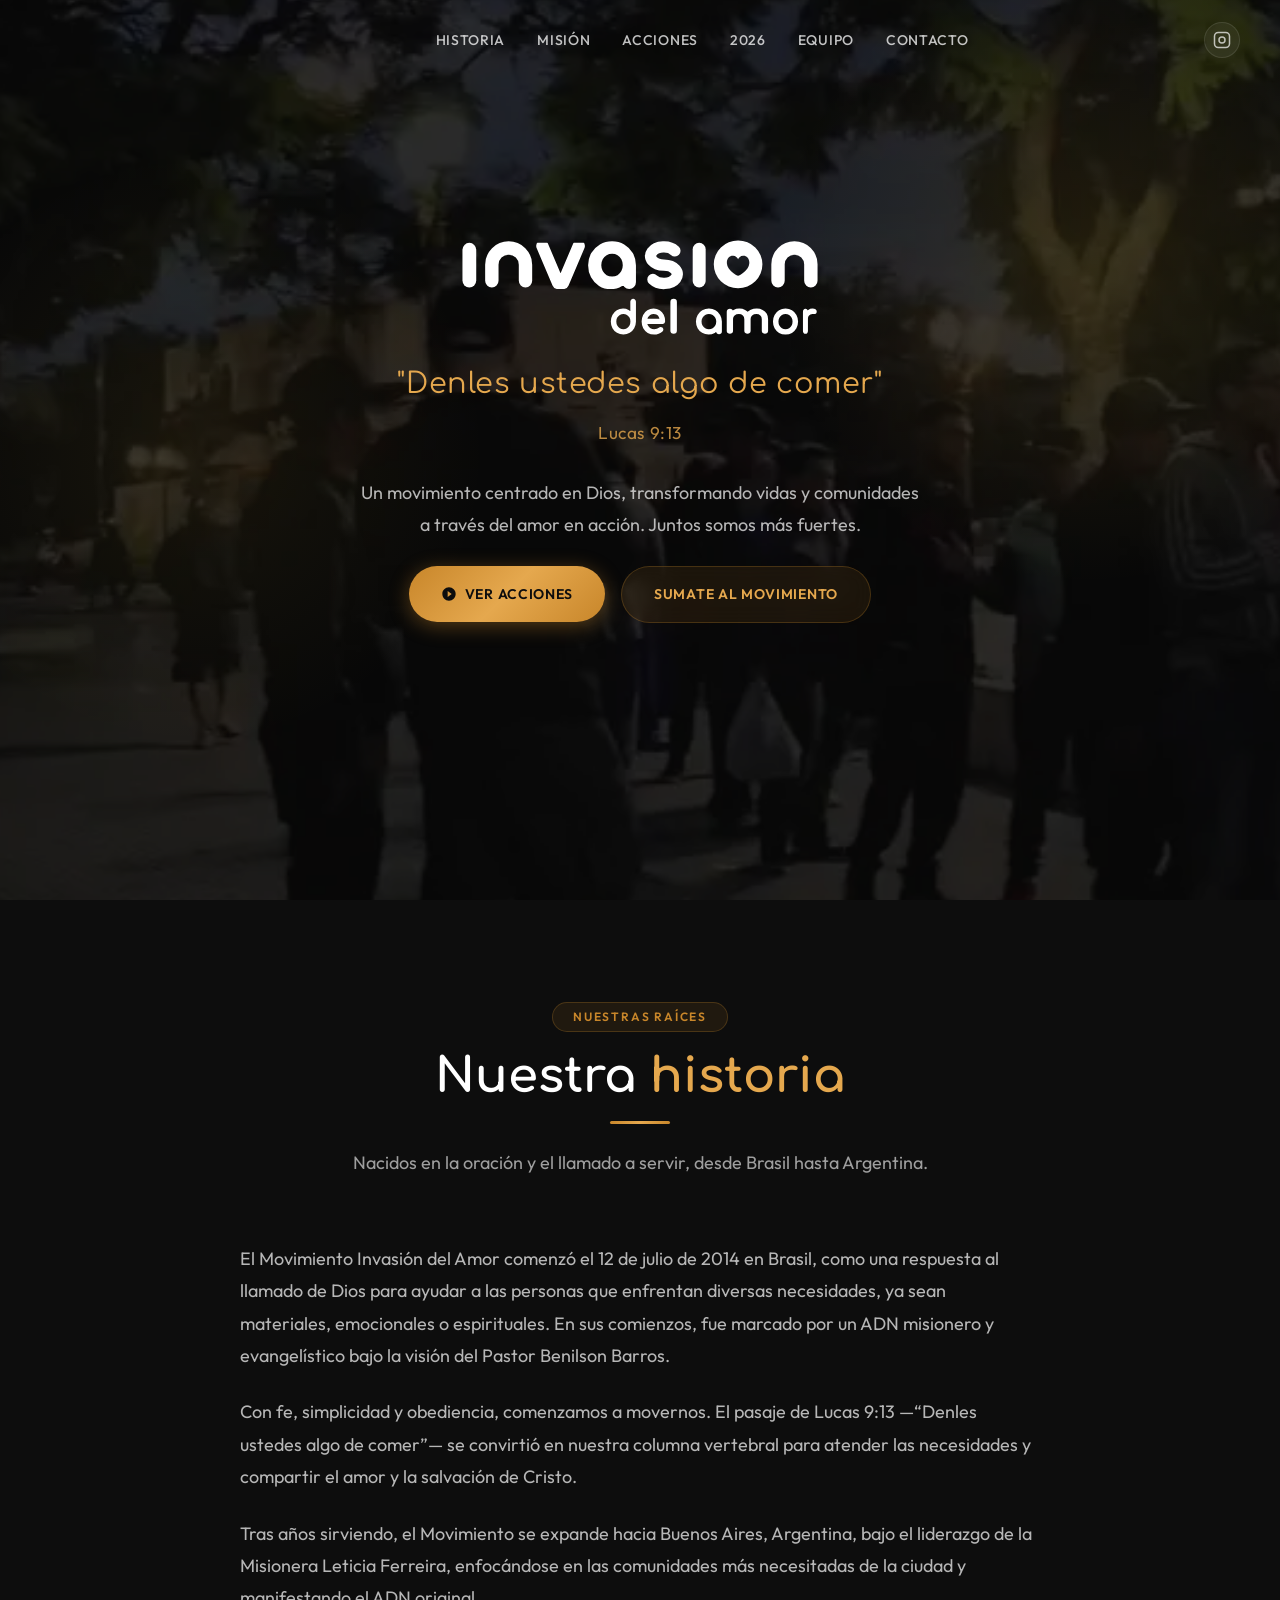
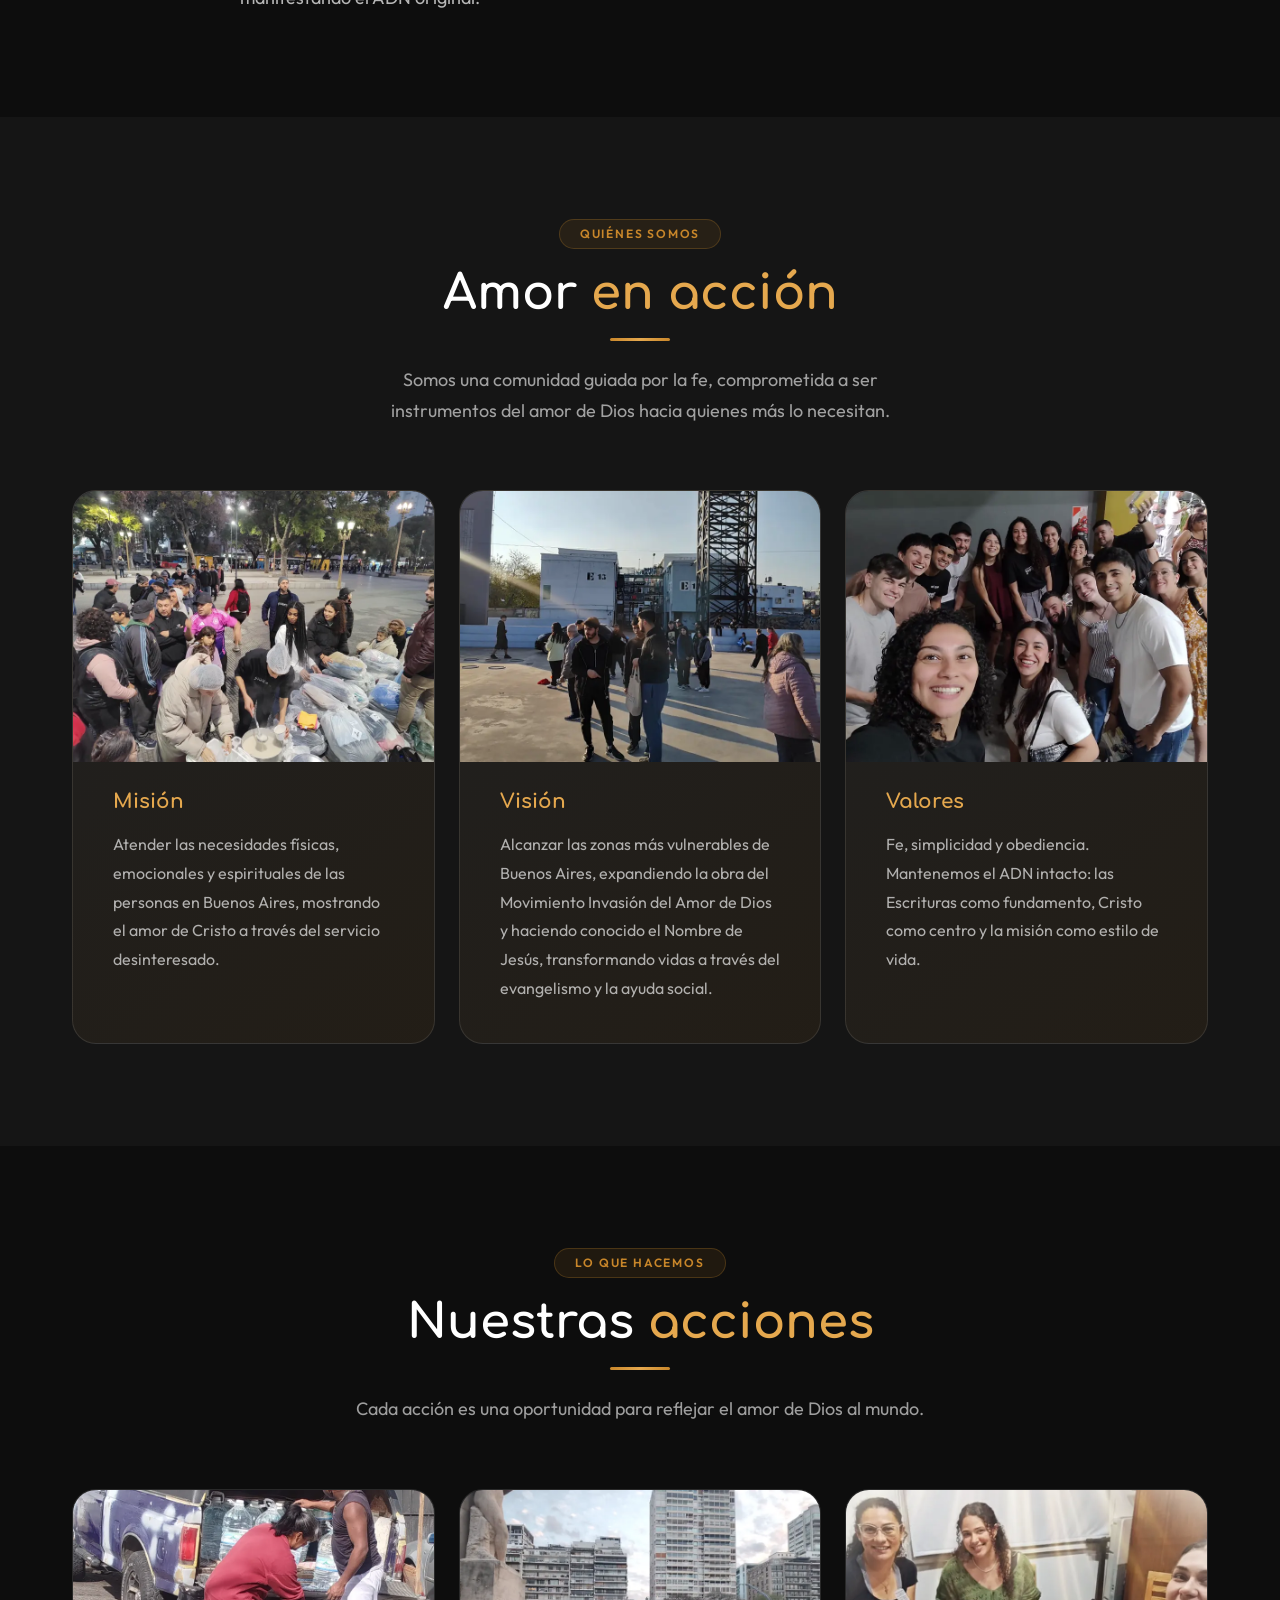
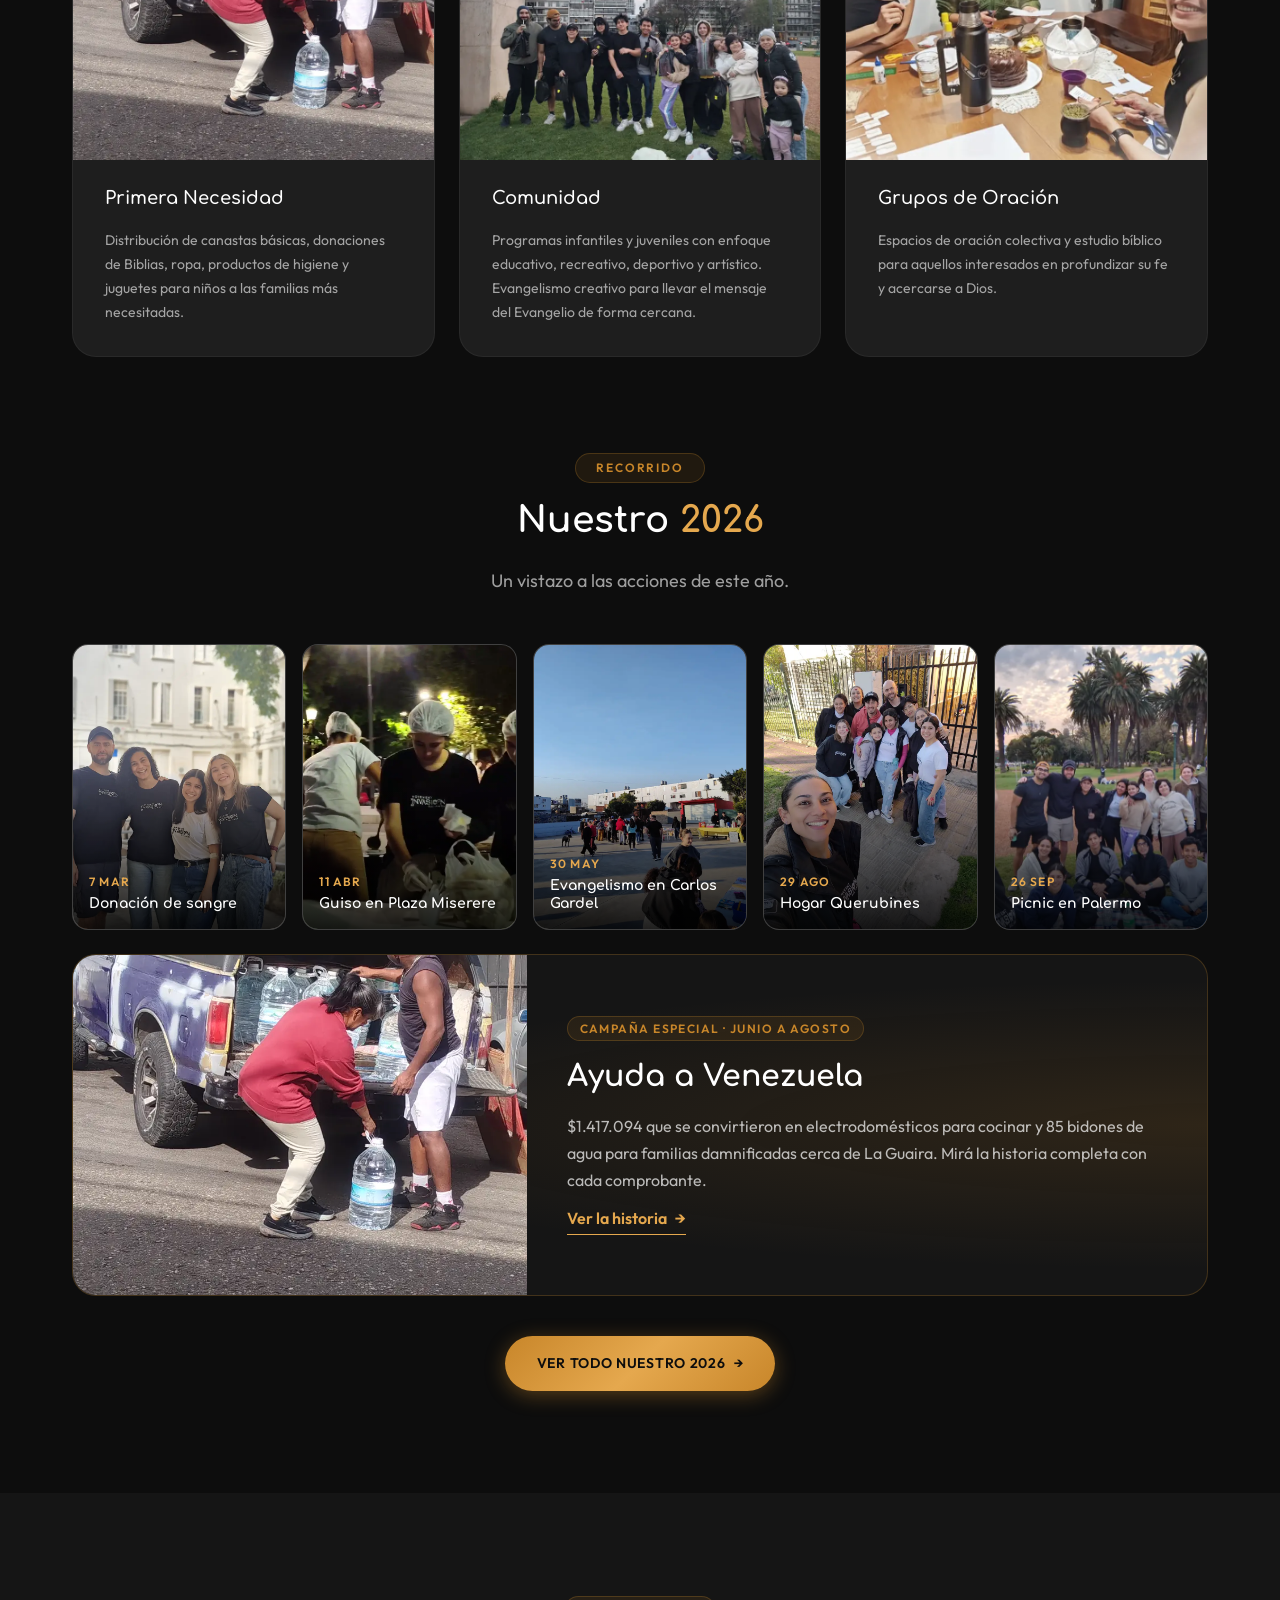
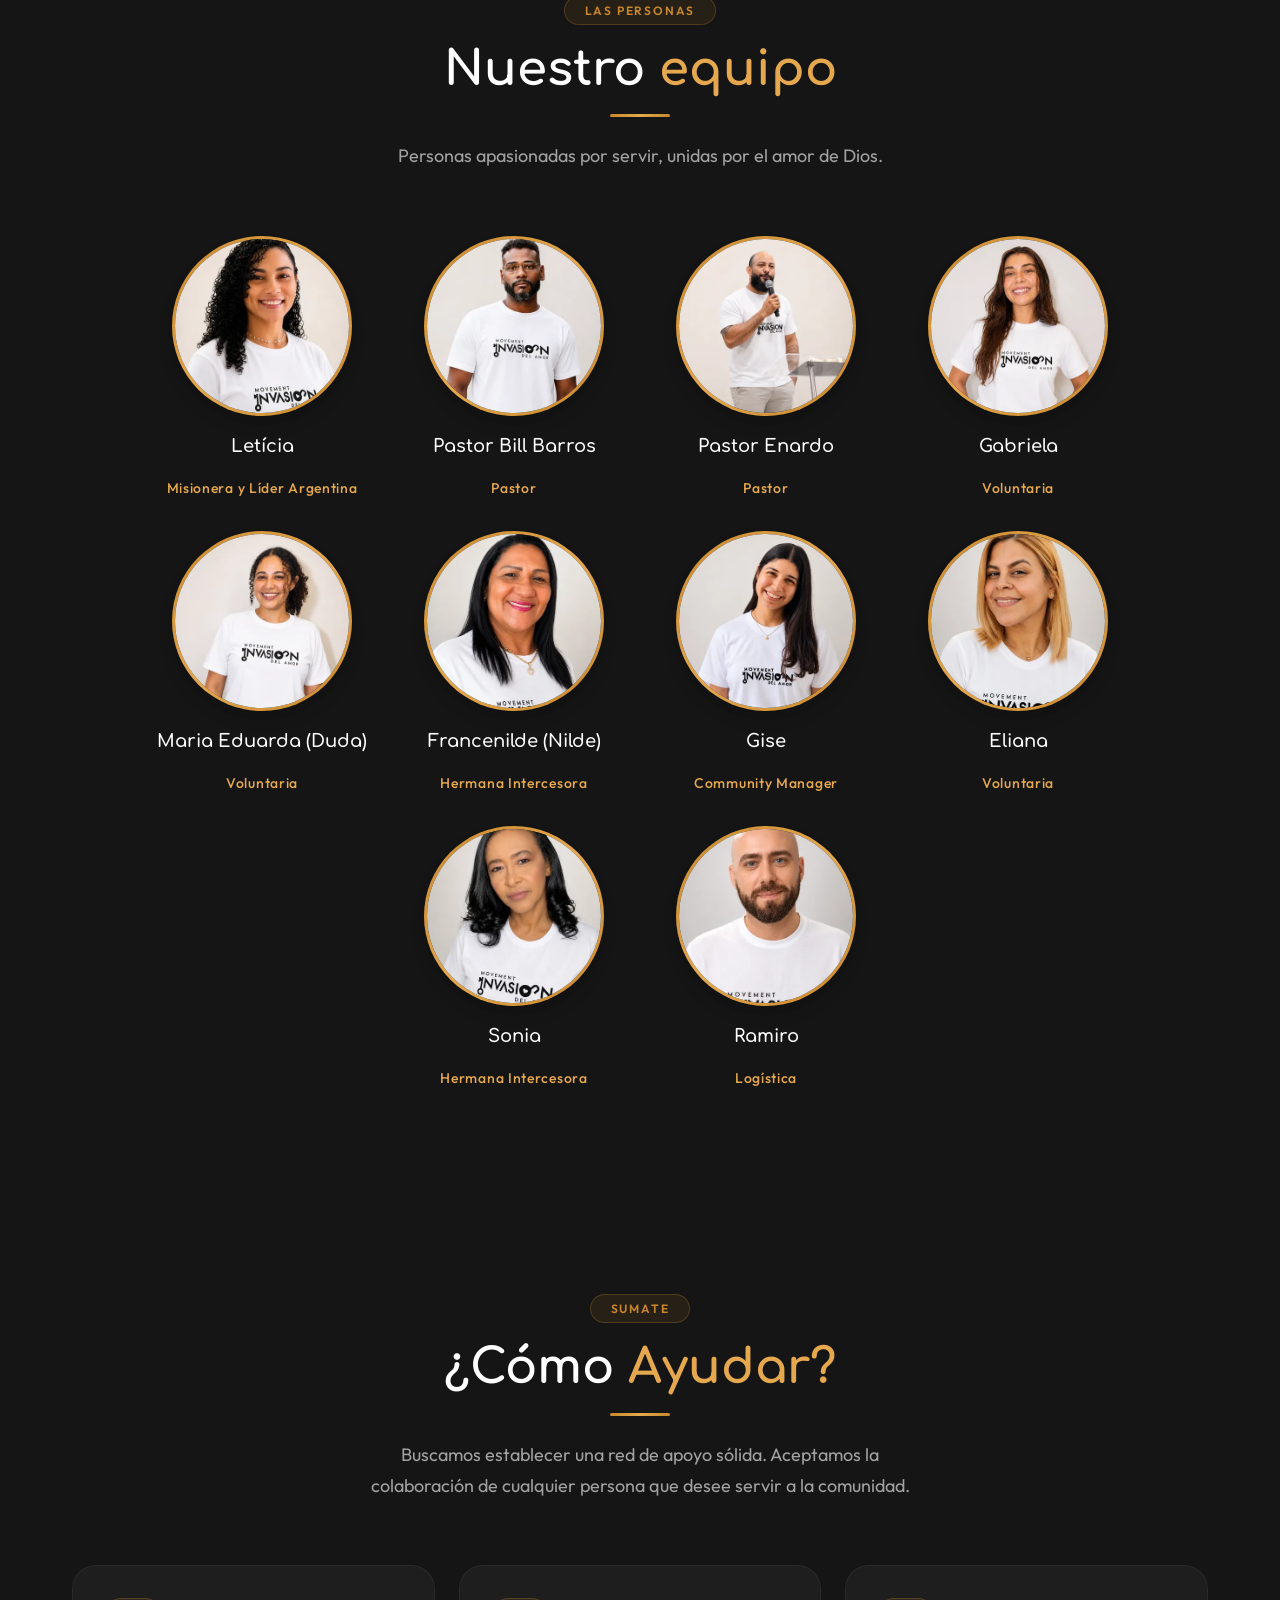
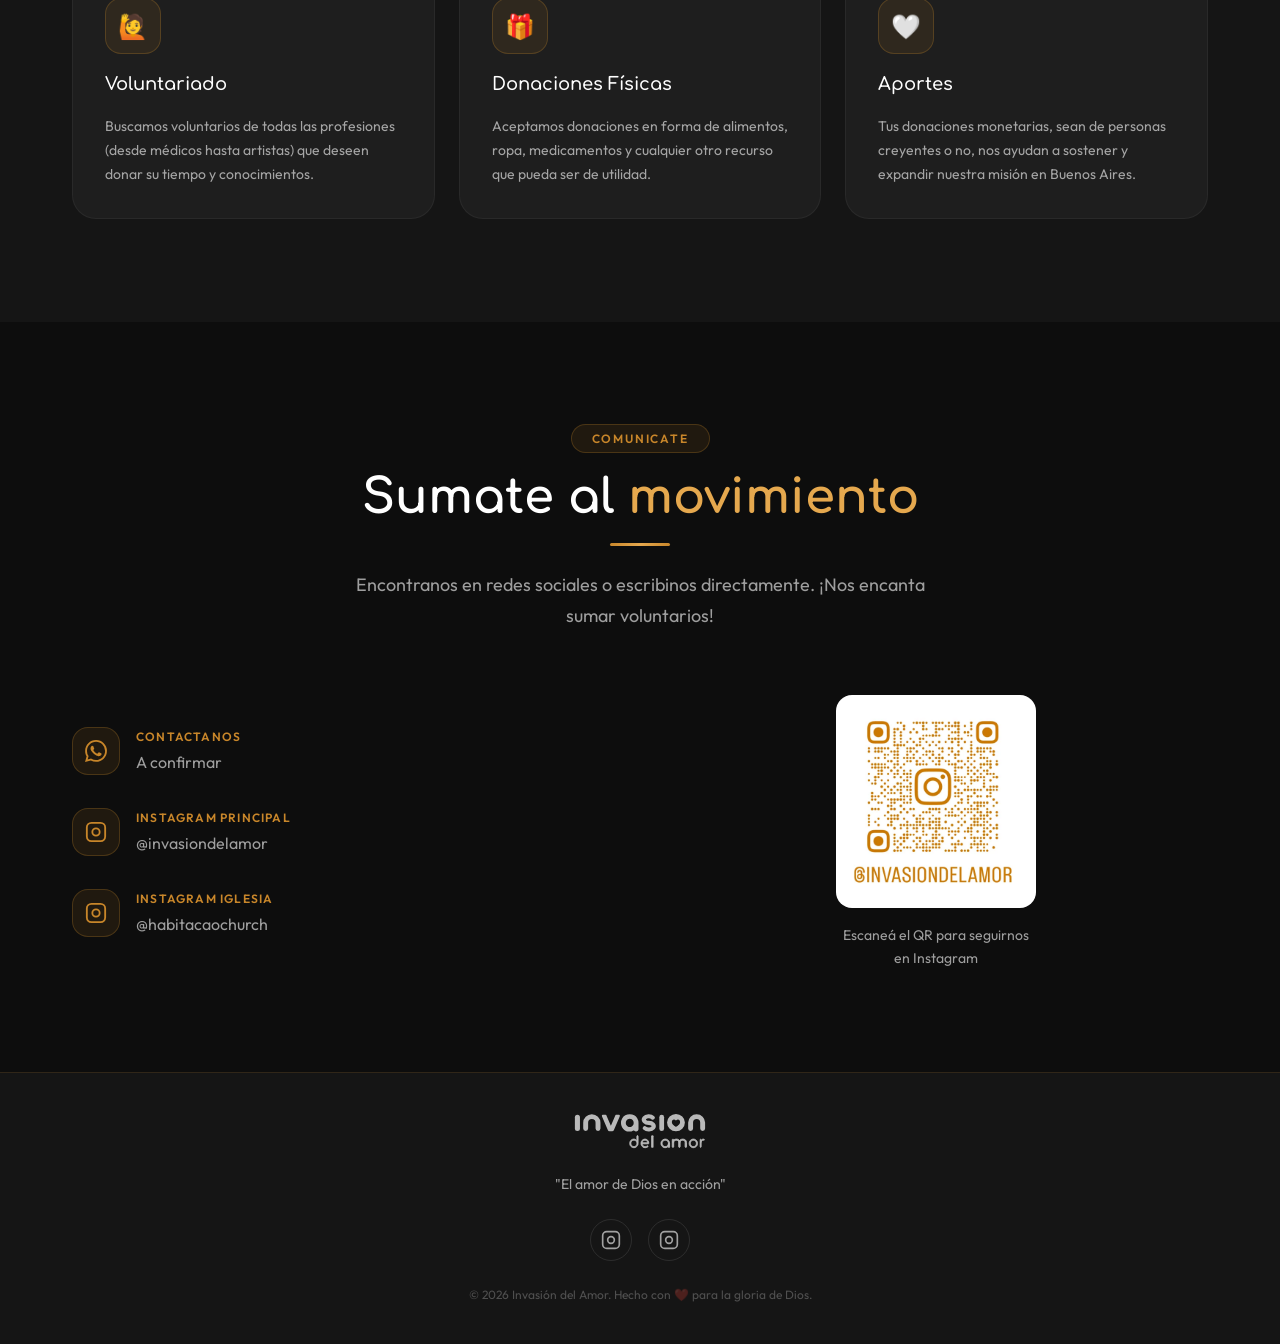
<file: src/index.html>
<!DOCTYPE html>
<html lang="es">
<head>
  <meta charset="UTF-8" />
  <meta name="viewport" content="width=device-width, initial-scale=1.0" />
  <title>Invasión del Amor — Transformando vidas desde el amor de Dios</title>
  <meta name="description" content="Invasión del Amor es un movimiento centrado en Dios dedicado a ayudar al prójimo y a los necesitados. Conocenos, sumate y sé parte del cambio." />
  <meta name="theme-color" content="#0D0D0D" />
  <meta property="og:title" content="Invasión del Amor" />
  <meta property="og:description" content="Transformando vidas desde el amor de Dios. Sumate al movimiento." />
  <meta property="og:type" content="website" />
  <meta property="og:locale" content="es_AR" />
  <!-- TODO: cuando haya dominio, usar URLs absolutas (https://dominio/...) en og:image y agregar og:url -->
  <meta property="og:image" content="assets/logos/og-image.jpg" />
  <meta name="twitter:card" content="summary_large_image" />

  <link rel="icon" href="assets/logos/favicon.png" />
  <link rel="apple-touch-icon" href="assets/logos/favicon.png" />

  <!-- Fonts -->
  <link rel="preconnect" href="https://fonts.googleapis.com" />
  <link rel="preconnect" href="https://fonts.gstatic.com" crossorigin />
  <link rel="stylesheet" href="https://fonts.googleapis.com/css2?family=Outfit:wght@300;400;500;600;700;800&family=Comfortaa:wght@500;700&display=swap" />

  <!-- Styles -->
  <link rel="stylesheet" href="styles/variables.css" />
  <link rel="stylesheet" href="styles/base.css" />
  <link rel="stylesheet" href="styles/components.css" />
</head>
<body>
  <a class="skip-link" href="#contenido">Saltar al contenido</a>

  <!-- ===== NAVBAR ===== -->
  <header class="navbar" id="navbar">
    <div class="navbar__inner">
      <a href="#inicio" class="navbar__logo">
        <img src="assets/logos/logo.svg" width="888" height="244" alt="Invasión del Amor — inicio" />
      </a>

      <nav class="navbar__links" id="nav-links" aria-label="Navegación principal">
        <a href="#historia">Historia</a>
        <a href="#mision">Misión</a>
        <a href="#acciones">Acciones</a>
        <a href="2026.html">2026</a>
        <a href="#equipo">Equipo</a>
        <a href="#contacto">Contacto</a>
      </nav>

      <div class="navbar__social">
        <a href="https://www.instagram.com/invasiondelamor" target="_blank" rel="noopener" aria-label="Instagram @invasiondelamor">
          <svg width="18" height="18" viewBox="0 0 24 24" fill="none" stroke="currentColor" stroke-width="2" stroke-linecap="round" stroke-linejoin="round"><rect x="2" y="2" width="20" height="20" rx="5" ry="5"/><circle cx="12" cy="12" r="4"/><circle cx="17.5" cy="6.5" r="0.01" fill="currentColor" stroke-width="3"/></svg>
        </a>
      </div>
      <button class="navbar__hamburger" id="hamburger" aria-label="Menú" aria-expanded="false" aria-controls="nav-links">
        <span></span><span></span><span></span>
      </button>
    </div>
  </header>

  <main id="contenido">
  <!-- ===== HERO ===== -->
  <section class="hero" id="inicio">
    <!-- El video se carga desde main.js (se omite con "reducir movimiento" o ahorro de datos); el poster se ve siempre -->
    <video muted loop playsinline preload="none" poster="assets/videos/poster.webp"
           class="hero__video" id="hero-video" aria-hidden="true"
           data-src="assets/videos/video_invasion.mp4"></video>
    <div class="hero__overlay"></div>
    <div class="hero__bg-pattern"></div>
    <div class="hero__content">
      <h1 class="hero__title">
        <img
          src="assets/logos/logo.svg" width="888" height="244"
          alt="Invasión del Amor"
          class="hero__logo reveal"
          fetchpriority="high"
        />
      </h1>
      <p class="hero__tagline reveal delay-1">
        "Denles ustedes algo de comer"<br><span class="hero__tagline-ref">Lucas 9:13</span>
      </p>
      <p class="hero__description reveal delay-2">
        Un movimiento centrado en Dios, transformando vidas y comunidades a través
        del amor en acción. Juntos somos más fuertes.
      </p>
      <div class="hero__cta reveal delay-3">
        <a href="#acciones" class="btn btn--gold">
          <svg width="16" height="16" viewBox="0 0 24 24" fill="currentColor"><path d="M12 2C6.48 2 2 6.48 2 12s4.48 10 10 10 10-4.48 10-10S17.52 2 12 2zm-2 14.5v-9l6 4.5-6 4.5z"/></svg>
          Ver acciones
        </a>
        <a href="#contacto" class="btn btn--ghost">
          Sumate al movimiento
        </a>
      </div>
    </div>
    <div class="hero__scroll-hint" aria-hidden="true">Scroll</div>
  </section>

  <!-- ===== HISTORIA ===== -->
  <section class="history section" id="historia">
    <div class="container">
      <div class="section-header reveal">
        <span class="section-header__label">Nuestras raíces</span>
        <h2 class="section-header__title">Nuestra <span>historia</span></h2>
        <div class="gold-divider"></div>
        <p class="section-header__subtitle">
          Nacidos en la oración y el llamado a servir, desde Brasil hasta Argentina.
        </p>
      </div>
      <div class="history__text">
        <p class="reveal delay-1">El Movimiento Invasión del Amor comenzó el 12 de julio de 2014 en Brasil, como una respuesta al llamado de Dios para ayudar a las personas que enfrentan diversas necesidades, ya sean materiales, emocionales o espirituales. En sus comienzos, fue marcado por un ADN misionero y evangelístico bajo la visión del Pastor Benilson Barros.</p>
        <p class="reveal delay-2">Con fe, simplicidad y obediencia, comenzamos a movernos. El pasaje de Lucas 9:13 —“Denles ustedes algo de comer”— se convirtió en nuestra columna vertebral para atender las necesidades y compartir el amor y la salvación de Cristo.</p>
        <p class="reveal delay-3">Tras años sirviendo, el Movimiento se expande hacia Buenos Aires, Argentina, bajo el liderazgo de la Misionera Leticia Ferreira, enfocándose en las comunidades más necesitadas de la ciudad y manifestando el ADN original.</p>
      </div>
    </div>
  </section>

  <!-- ===== MISIÓN / VISIÓN ===== -->
  <section class="mission section" id="mision">
    <div class="container">
      <div class="section-header reveal">
        <span class="section-header__label">Quiénes somos</span>
        <h2 class="section-header__title">Amor <span>en acción</span></h2>
        <div class="gold-divider"></div>
        <p class="section-header__subtitle">
          Somos una comunidad guiada por la fe, comprometida a ser instrumentos del amor de Dios hacia quienes más lo necesitan.
        </p>
      </div>

      <div class="mission__grid">
        <div class="mission__card reveal delay-1">
          <img class="mission__card-photo" src="assets/img/cards/mision.webp" width="800" height="600" loading="lazy" decoding="async" alt="Voluntarios entregando ropa y comida caliente en Plaza Miserere"/>
          <h3 class="mission__card-title">Misión</h3>
          <p class="mission__card-text">
            Atender las necesidades físicas, emocionales y espirituales de las personas en Buenos Aires, mostrando el amor de Cristo a través del servicio desinteresado.
          </p>
        </div>
        <div class="mission__card reveal delay-2">
          <img class="mission__card-photo" src="assets/img/cards/vision.webp" width="800" height="600" loading="lazy" decoding="async" alt="Vecinos reunidos en la plaza del barrio Carlos Gardel durante una jornada de evangelismo"/>
          <h3 class="mission__card-title">Visión</h3>
          <p class="mission__card-text">
            Alcanzar las zonas más vulnerables de Buenos Aires, expandiendo la obra del Movimiento Invasión del Amor de Dios y haciendo conocido el Nombre de Jesús, transformando vidas a través del evangelismo y la ayuda social.
          </p>
        </div>
        <div class="mission__card reveal delay-3">
          <img class="mission__card-photo" src="assets/img/cards/valores.webp" width="800" height="600" loading="lazy" decoding="async" alt="El equipo de Invasión del Amor reunido y sonriendo"/>
          <h3 class="mission__card-title">Valores</h3>
          <p class="mission__card-text">
            Fe, simplicidad y obediencia. Mantenemos el ADN intacto: las Escrituras como fundamento, Cristo como centro y la misión como estilo de vida.
          </p>
        </div>
      </div>
    </div>
  </section>

  <!-- ===== ACCIONES ===== -->
  <section class="actions section" id="acciones">
    <div class="container">
      <div class="section-header reveal">
        <span class="section-header__label">Lo que hacemos</span>
        <h2 class="section-header__title">Nuestras <span>acciones</span></h2>
        <div class="gold-divider"></div>
        <p class="section-header__subtitle">
          Cada acción es una oportunidad para reflejar el amor de Dios al mundo.
        </p>
      </div>

      <div class="actions__grid">
        <div class="action-card reveal delay-1">
          <img class="action-card__photo" src="assets/img/cards/primera-necesidad.webp" width="800" height="600" loading="lazy" decoding="async" alt="Voluntarios cargando bidones de agua potable en una camioneta para familias damnificadas en Venezuela"/>
          <h3 class="action-card__title">Primera Necesidad</h3>
          <p class="action-card__text">Distribución de canastas básicas, donaciones de Biblias, ropa, productos de higiene y juguetes para niños a las familias más necesitadas.</p>
        </div>
        <div class="action-card reveal delay-2">
          <img class="action-card__photo" src="assets/img/cards/comunidad.webp" width="800" height="600" loading="lazy" decoding="async" alt="Grupo de jóvenes y familias en el picnic de los Bosques de Palermo"/>
          <h3 class="action-card__title">Comunidad</h3>
          <p class="action-card__text">Programas infantiles y juveniles con enfoque educativo, recreativo, deportivo y artístico. Evangelismo creativo para llevar el mensaje del Evangelio de forma cercana.</p>
        </div>
        <div class="action-card reveal delay-3">
          <img class="action-card__photo" src="assets/img/cards/oracion.webp" width="800" height="600" loading="lazy" decoding="async" alt="Tres integrantes del equipo sonriendo alrededor de una mesa con mate, torta y materiales"/>
          <h3 class="action-card__title">Grupos de Oración</h3>
          <p class="action-card__text">Espacios de oración colectiva y estudio bíblico para aquellos interesados en profundizar su fe y acercarse a Dios.</p>
        </div>
      </div>

      <!-- ===== ADELANTO DE NUESTRO 2026 (la página completa es 2026.html) ===== -->
      <div class="year-teaser">
        <div class="section-header section-header--sub reveal">
          <span class="section-header__label">Recorrido</span>
          <h3 class="section-header__title">Nuestro <span>2026</span></h3>
          <p class="section-header__subtitle">Un vistazo a las acciones de este año.</p>
        </div>

        <ul class="year-teaser__strip reveal">
          <li><a href="2026.html#donacion-sangre"><img src="assets/img/acciones/2026-03-donacion-sangre.webp" width="800" height="1066" loading="lazy" decoding="async" style="object-position: center 35%" alt=""/><span class="year-teaser__date">7 mar</span><span class="year-teaser__name">Donación de sangre</span></a></li>
          <li><a href="2026.html#guiso-miserere"><img src="assets/img/acciones/2026-04-guiso-miserere.webp" width="720" height="1280" loading="lazy" decoding="async" style="object-position: center 55%" alt=""/><span class="year-teaser__date">11 abr</span><span class="year-teaser__name">Guiso en Plaza Miserere</span></a></li>
          <li><a href="2026.html#carlos-gardel"><img src="assets/img/acciones/2026-05-carlos-gardel.webp" width="800" height="1066" loading="lazy" decoding="async" style="object-position: center 62%" alt=""/><span class="year-teaser__date">30 may</span><span class="year-teaser__name">Evangelismo en Carlos Gardel</span></a></li>
          <li><a href="2026.html#querubines"><img src="assets/img/acciones/2026-08-querubines.webp" width="800" height="1066" loading="lazy" decoding="async" style="object-position: center 40%" alt=""/><span class="year-teaser__date">29 ago</span><span class="year-teaser__name">Hogar Querubines</span></a></li>
          <li><a href="2026.html#picnic"><img src="assets/img/acciones/2026-09-picnic.webp" width="800" height="600" loading="lazy" decoding="async" alt=""/><span class="year-teaser__date">26 sep</span><span class="year-teaser__name">Picnic en Palermo</span></a></li>
        </ul>

        <a class="year-teaser__feature reveal" href="2026.html#venezuela">
          <img src="assets/img/cards/primera-necesidad.webp" width="800" height="600" loading="lazy" decoding="async" alt=""/>
          <span class="year-teaser__feature-body">
            <span class="timeline__tag">Campaña especial · junio a agosto</span>
            <span class="year-teaser__feature-title">Ayuda a Venezuela</span>
            <span class="year-teaser__feature-text">$1.417.094 que se convirtieron en electrodomésticos para cocinar y 85 bidones de agua para familias damnificadas cerca de La Guaira. Mirá la historia completa con cada comprobante.</span>
            <span class="timeline__link">Ver la historia <span aria-hidden="true">→</span></span>
          </span>
        </a>

        <div class="year-teaser__cta reveal">
          <a href="2026.html" class="btn btn--gold">Ver todo nuestro 2026 <span aria-hidden="true">→</span></a>
        </div>
      </div>
    </div>
  </section>

  <!-- ===== EQUIPO ===== -->
  <section class="team section" id="equipo">
    <div class="container">
      <div class="section-header reveal">
        <span class="section-header__label">Las personas</span>
        <h2 class="section-header__title">Nuestro <span>equipo</span></h2>
        <div class="gold-divider"></div>
        <p class="section-header__subtitle">
          Personas apasionadas por servir, unidas por el amor de Dios.
        </p>
      </div>

      <div class="team__grid">
        <div class="team-card reveal delay-1">
          <div class="team-card__photo-wrap">
            <img src="assets/img/leti.webp" alt="Letícia" class="team-card__photo" loading="lazy" decoding="async" width="180" height="180" />
          </div>
          <p class="team-card__name">Letícia</p>
          <p class="team-card__role">Misionera y Líder Argentina</p>
        </div>
        <div class="team-card reveal delay-2">
          <div class="team-card__photo-wrap">
            <img src="assets/img/bill.webp" alt="Pastor Bill" class="team-card__photo" loading="lazy" decoding="async" width="180" height="180" />
          </div>
          <p class="team-card__name">Pastor Bill Barros</p>
          <p class="team-card__role">Pastor</p>
        </div>
        <div class="team-card reveal delay-3">
          <div class="team-card__photo-wrap">
            <img src="assets/img/Enardo.webp" alt="Pastor Enardo" class="team-card__photo" loading="lazy" decoding="async" width="180" height="180" />
          </div>
          <p class="team-card__name">Pastor Enardo</p>
          <p class="team-card__role">Pastor</p>
        </div>
        <div class="team-card reveal delay-4">
          <div class="team-card__photo-wrap">
            <img src="assets/img/gabi.webp" alt="Gabriela" class="team-card__photo" loading="lazy" decoding="async" width="180" height="180" />
          </div>
          <p class="team-card__name">Gabriela</p>
          <p class="team-card__role">Voluntaria</p>
        </div>
        <div class="team-card reveal delay-5">
          <div class="team-card__photo-wrap">
            <img src="assets/img/duda.webp" alt="Maria Eduarda (Duda)" class="team-card__photo" loading="lazy" decoding="async" width="180" height="180" />
          </div>
          <p class="team-card__name">Maria Eduarda (Duda)</p>
          <p class="team-card__role">Voluntaria</p>
        </div>
        <div class="team-card reveal">
          <div class="team-card__photo-wrap">
            <img src="assets/img/nilde.webp" alt="Francenilde (Nilde)" class="team-card__photo" loading="lazy" decoding="async" width="180" height="180" />
          </div>
          <p class="team-card__name">Francenilde (Nilde)</p>
          <p class="team-card__role">Hermana Intercesora</p>
        </div>
        <div class="team-card reveal">
          <div class="team-card__photo-wrap">
            <img src="assets/img/gise.webp" alt="Gise" class="team-card__photo" loading="lazy" decoding="async" width="180" height="180" />
          </div>
          <p class="team-card__name">Gise</p>
          <p class="team-card__role">Community Manager</p>
        </div>
        <div class="team-card reveal">
          <div class="team-card__photo-wrap">
            <img src="assets/img/eliana.webp" alt="Eliana" class="team-card__photo" loading="lazy" decoding="async" width="180" height="180" />
          </div>
          <p class="team-card__name">Eliana</p>
          <p class="team-card__role">Voluntaria</p>
        </div>
        <div class="team-card reveal">
          <div class="team-card__photo-wrap">
            <img src="assets/img/sonia.webp" alt="Sonia" class="team-card__photo" loading="lazy" decoding="async" width="180" height="180" />
          </div>
          <p class="team-card__name">Sonia</p>
          <p class="team-card__role">Hermana Intercesora</p>
        </div>
        <div class="team-card reveal">
          <div class="team-card__photo-wrap">
            <img src="assets/img/ramiro.webp" alt="Ramiro" class="team-card__photo" loading="lazy" decoding="async" width="180" height="180" />
          </div>
          <p class="team-card__name">Ramiro</p>
          <p class="team-card__role">Logística</p>
        </div>
      </div>
    </div>
  </section>

  <!-- ===== CÓMO AYUDAR ===== -->
  <section class="help section" id="como-ayudar">
    <div class="container">
      <div class="section-header reveal">
        <span class="section-header__label">Sumate</span>
        <h2 class="section-header__title">¿Cómo <span>Ayudar?</span></h2>
        <div class="gold-divider"></div>
        <p class="section-header__subtitle">
          Buscamos establecer una red de apoyo sólida. Aceptamos la colaboración de cualquier persona que desee servir a la comunidad.
        </p>
      </div>
      <div class="help__grid">
        <div class="action-card reveal delay-1">
          <div class="action-card__icon" aria-hidden="true">🙋</div>
          <h3 class="action-card__title">Voluntariado</h3>
          <p class="action-card__text">Buscamos voluntarios de todas las profesiones (desde médicos hasta artistas) que deseen donar su tiempo y conocimientos.</p>
        </div>
        <div class="action-card reveal delay-2">
          <div class="action-card__icon" aria-hidden="true">🎁</div>
          <h3 class="action-card__title">Donaciones Físicas</h3>
          <p class="action-card__text">Aceptamos donaciones en forma de alimentos, ropa, medicamentos y cualquier otro recurso que pueda ser de utilidad.</p>
        </div>
        <div class="action-card reveal delay-3">
          <div class="action-card__icon" aria-hidden="true">🤍</div>
          <h3 class="action-card__title">Aportes</h3>
          <p class="action-card__text">Tus donaciones monetarias, sean de personas creyentes o no, nos ayudan a sostener y expandir nuestra misión en Buenos Aires.</p>
        </div>
      </div>
    </div>
  </section>

  <!-- ===== CONTACTO ===== -->
  <section class="contact section" id="contacto">
    <div class="container">
      <div class="section-header reveal">
        <span class="section-header__label">Comunicate</span>
        <h2 class="section-header__title">Sumate al <span>movimiento</span></h2>
        <div class="gold-divider"></div>
        <p class="section-header__subtitle">
          Encontranos en redes sociales o escribinos directamente. ¡Nos encanta sumar voluntarios!
        </p>
      </div>

      <div class="contact__grid">
        <div class="contact__info reveal-left">
          <div class="contact__item">
            <div class="contact__item-icon">
              <svg width="22" height="22" viewBox="0 0 24 24" fill="currentColor" style="color:var(--color-gold)"><path d="M17.472 14.382c-.297-.149-1.758-.867-2.03-.967-.273-.099-.471-.148-.67.15-.197.297-.767.966-.94 1.164-.173.199-.347.223-.644.075-.297-.15-1.255-.463-2.39-1.475-.883-.788-1.48-1.761-1.653-2.059-.173-.297-.018-.458.13-.606.134-.133.298-.347.446-.52.149-.174.198-.298.298-.497.099-.198.05-.371-.025-.52-.075-.149-.669-1.612-.916-2.207-.242-.579-.487-.5-.669-.51-.173-.008-.371-.01-.57-.01-.198 0-.52.074-.792.372-.272.297-1.04 1.016-1.04 2.479 0 1.462 1.065 2.875 1.213 3.074.149.198 2.096 3.2 5.077 4.487.709.306 1.262.489 1.694.625.712.227 1.36.195 1.871.118.571-.085 1.758-.719 2.006-1.413.248-.694.248-1.289.173-1.413-.074-.124-.272-.198-.57-.347m-5.421 7.403h-.004a9.87 9.87 0 01-5.031-1.378l-.361-.214-3.741.982.998-3.648-.235-.374a9.86 9.86 0 01-1.51-5.26c.001-5.45 4.436-9.884 9.888-9.884 2.64 0 5.122 1.03 6.988 2.898a9.825 9.825 0 012.893 6.994c-.003 5.45-4.437 9.884-9.885 9.884m8.413-18.297A11.815 11.815 0 0012.05 0C5.495 0 .16 5.335.157 11.892c0 2.096.547 4.142 1.588 5.945L.057 24l6.305-1.654a11.882 11.882 0 005.683 1.448h.005c6.554 0 11.89-5.335 11.893-11.893a11.821 11.821 0 00-3.48-8.413z"/></svg>
            </div>
            <div>
              <p class="contact__item-label">Contactanos</p>
              <p class="contact__item-value">
                <a href="#contacto" data-wa data-wa-show-number target="_blank" rel="noopener">A confirmar</a>
              </p>
            </div>
          </div>
          <div class="contact__item">
            <div class="contact__item-icon">
              <svg width="22" height="22" viewBox="0 0 24 24" fill="none" stroke="var(--color-gold)" stroke-width="2" stroke-linecap="round" stroke-linejoin="round"><rect x="2" y="2" width="20" height="20" rx="5" ry="5"/><circle cx="12" cy="12" r="4"/><circle cx="17.5" cy="6.5" r="0.01" fill="var(--color-gold)" stroke-width="3"/></svg>
            </div>
            <div>
              <p class="contact__item-label">Instagram principal</p>
              <p class="contact__item-value">
                <a href="https://www.instagram.com/invasiondelamor" target="_blank" rel="noopener">@invasiondelamor</a>
              </p>
            </div>
          </div>
          <div class="contact__item">
            <div class="contact__item-icon">
              <svg width="22" height="22" viewBox="0 0 24 24" fill="none" stroke="var(--color-gold)" stroke-width="2" stroke-linecap="round" stroke-linejoin="round"><rect x="2" y="2" width="20" height="20" rx="5" ry="5"/><circle cx="12" cy="12" r="4"/><circle cx="17.5" cy="6.5" r="0.01" fill="var(--color-gold)" stroke-width="3"/></svg>
            </div>
            <div>
              <p class="contact__item-label">Instagram iglesia</p>
              <p class="contact__item-value">
                <a href="https://www.instagram.com/habitacaochurch" target="_blank" rel="noopener">@habitacaochurch</a>
              </p>
            </div>
          </div>
        </div>

        <div class="contact__qr reveal-right">
          <img src="assets/logos/qr-instagram-invasion-dorado.webp" width="200" height="215" loading="lazy" alt="QR Instagram @invasiondelamor" />
          <p class="contact__qr-label">Escaneá el QR para seguirnos<br>en Instagram</p>
        </div>
      </div>
    </div>
  </section>

  </main>

  <!-- ===== FOOTER ===== -->
  <footer class="footer">
    <div class="footer__inner">
      <div class="footer__logo">
        <img src="assets/logos/logo.svg" width="888" height="244" alt="Invasión del Amor" />
      </div>
      <p class="footer__tagline">"El amor de Dios en acción"</p>
      <div class="footer__social">
        <a href="https://www.instagram.com/invasiondelamor" target="_blank" rel="noopener" aria-label="Instagram">
          <svg width="20" height="20" viewBox="0 0 24 24" fill="none" stroke="currentColor" stroke-width="2" stroke-linecap="round" stroke-linejoin="round"><rect x="2" y="2" width="20" height="20" rx="5"/><circle cx="12" cy="12" r="4"/><circle cx="17.5" cy="6.5" r="0.01" fill="currentColor" stroke-width="3"/></svg>
        </a>
        <a href="#contacto" data-wa hidden target="_blank" rel="noopener" aria-label="WhatsApp">
          <svg width="20" height="20" viewBox="0 0 24 24" fill="currentColor"><path d="M17.472 14.382c-.297-.149-1.758-.867-2.03-.967-.273-.099-.471-.148-.67.15-.197.297-.767.966-.94 1.164-.173.199-.347.223-.644.075-.297-.15-1.255-.463-2.39-1.475-.883-.788-1.48-1.761-1.653-2.059-.173-.297-.018-.458.13-.606.134-.133.298-.347.446-.52.149-.174.198-.298.298-.497.099-.198.05-.371-.025-.52-.075-.149-.669-1.612-.916-2.207-.242-.579-.487-.5-.669-.51-.173-.008-.371-.01-.57-.01-.198 0-.52.074-.792.372-.272.297-1.04 1.016-1.04 2.479 0 1.462 1.065 2.875 1.213 3.074.149.198 2.096 3.2 5.077 4.487.709.306 1.262.489 1.694.625.712.227 1.36.195 1.871.118.571-.085 1.758-.719 2.006-1.413.248-.694.248-1.289.173-1.413-.074-.124-.272-.198-.57-.347m-5.421 7.403h-.004a9.87 9.87 0 01-5.031-1.378l-.361-.214-3.741.982.998-3.648-.235-.374a9.86 9.86 0 01-1.51-5.26c.001-5.45 4.436-9.884 9.888-9.884 2.64 0 5.122 1.03 6.988 2.898a9.825 9.825 0 012.893 6.994c-.003 5.45-4.437 9.884-9.885 9.884m8.413-18.297A11.815 11.815 0 0012.05 0C5.495 0 .16 5.335.157 11.892c0 2.096.547 4.142 1.588 5.945L.057 24l6.305-1.654a11.882 11.882 0 005.683 1.448h.005c6.554 0 11.89-5.335 11.893-11.893a11.821 11.821 0 00-3.48-8.413z"/></svg>
        </a>
        <a href="https://www.instagram.com/habitacaochurch" target="_blank" rel="noopener" aria-label="Habitação Church">
          <svg width="20" height="20" viewBox="0 0 24 24" fill="none" stroke="currentColor" stroke-width="2" stroke-linecap="round" stroke-linejoin="round"><rect x="2" y="2" width="20" height="20" rx="5"/><circle cx="12" cy="12" r="4"/><circle cx="17.5" cy="6.5" r="0.01" fill="currentColor" stroke-width="3"/></svg>
        </a>
      </div>
      <p class="footer__copy">© 2026 Invasión del Amor. Hecho con <span aria-hidden="true">❤️</span><span class="sr-only">amor</span> para la gloria de Dios.</p>
    </div>
  </footer>

  <!-- ===== WHATSAPP FLOAT ===== -->
  <a
    href="#contacto" data-wa hidden
    class="wa-float"
    target="_blank" rel="noopener"
    aria-label="Contactar por WhatsApp"
    id="wa-float"
  >
    <svg width="28" height="28" viewBox="0 0 24 24" fill="currentColor"><path d="M17.472 14.382c-.297-.149-1.758-.867-2.03-.967-.273-.099-.471-.148-.67.15-.197.297-.767.966-.94 1.164-.173.199-.347.223-.644.075-.297-.15-1.255-.463-2.39-1.475-.883-.788-1.48-1.761-1.653-2.059-.173-.297-.018-.458.13-.606.134-.133.298-.347.446-.52.149-.174.198-.298.298-.497.099-.198.05-.371-.025-.52-.075-.149-.669-1.612-.916-2.207-.242-.579-.487-.5-.669-.51-.173-.008-.371-.01-.57-.01-.198 0-.52.074-.792.372-.272.297-1.04 1.016-1.04 2.479 0 1.462 1.065 2.875 1.213 3.074.149.198 2.096 3.2 5.077 4.487.709.306 1.262.489 1.694.625.712.227 1.36.195 1.871.118.571-.085 1.758-.719 2.006-1.413.248-.694.248-1.289.173-1.413-.074-.124-.272-.198-.57-.347m-5.421 7.403h-.004a9.87 9.87 0 01-5.031-1.378l-.361-.214-3.741.982.998-3.648-.235-.374a9.86 9.86 0 01-1.51-5.26c.001-5.45 4.436-9.884 9.888-9.884 2.64 0 5.122 1.03 6.988 2.898a9.825 9.825 0 012.893 6.994c-.003 5.45-4.437 9.884-9.885 9.884m8.413-18.297A11.815 11.815 0 0012.05 0C5.495 0 .16 5.335.157 11.892c0 2.096.547 4.142 1.588 5.945L.057 24l6.305-1.654a11.882 11.882 0 005.683 1.448h.005c6.554 0 11.89-5.335 11.893-11.893a11.821 11.821 0 00-3.48-8.413z"/></svg>
  </a>

  <script src="js/main.js"></script>
</body>
</html>
</file>
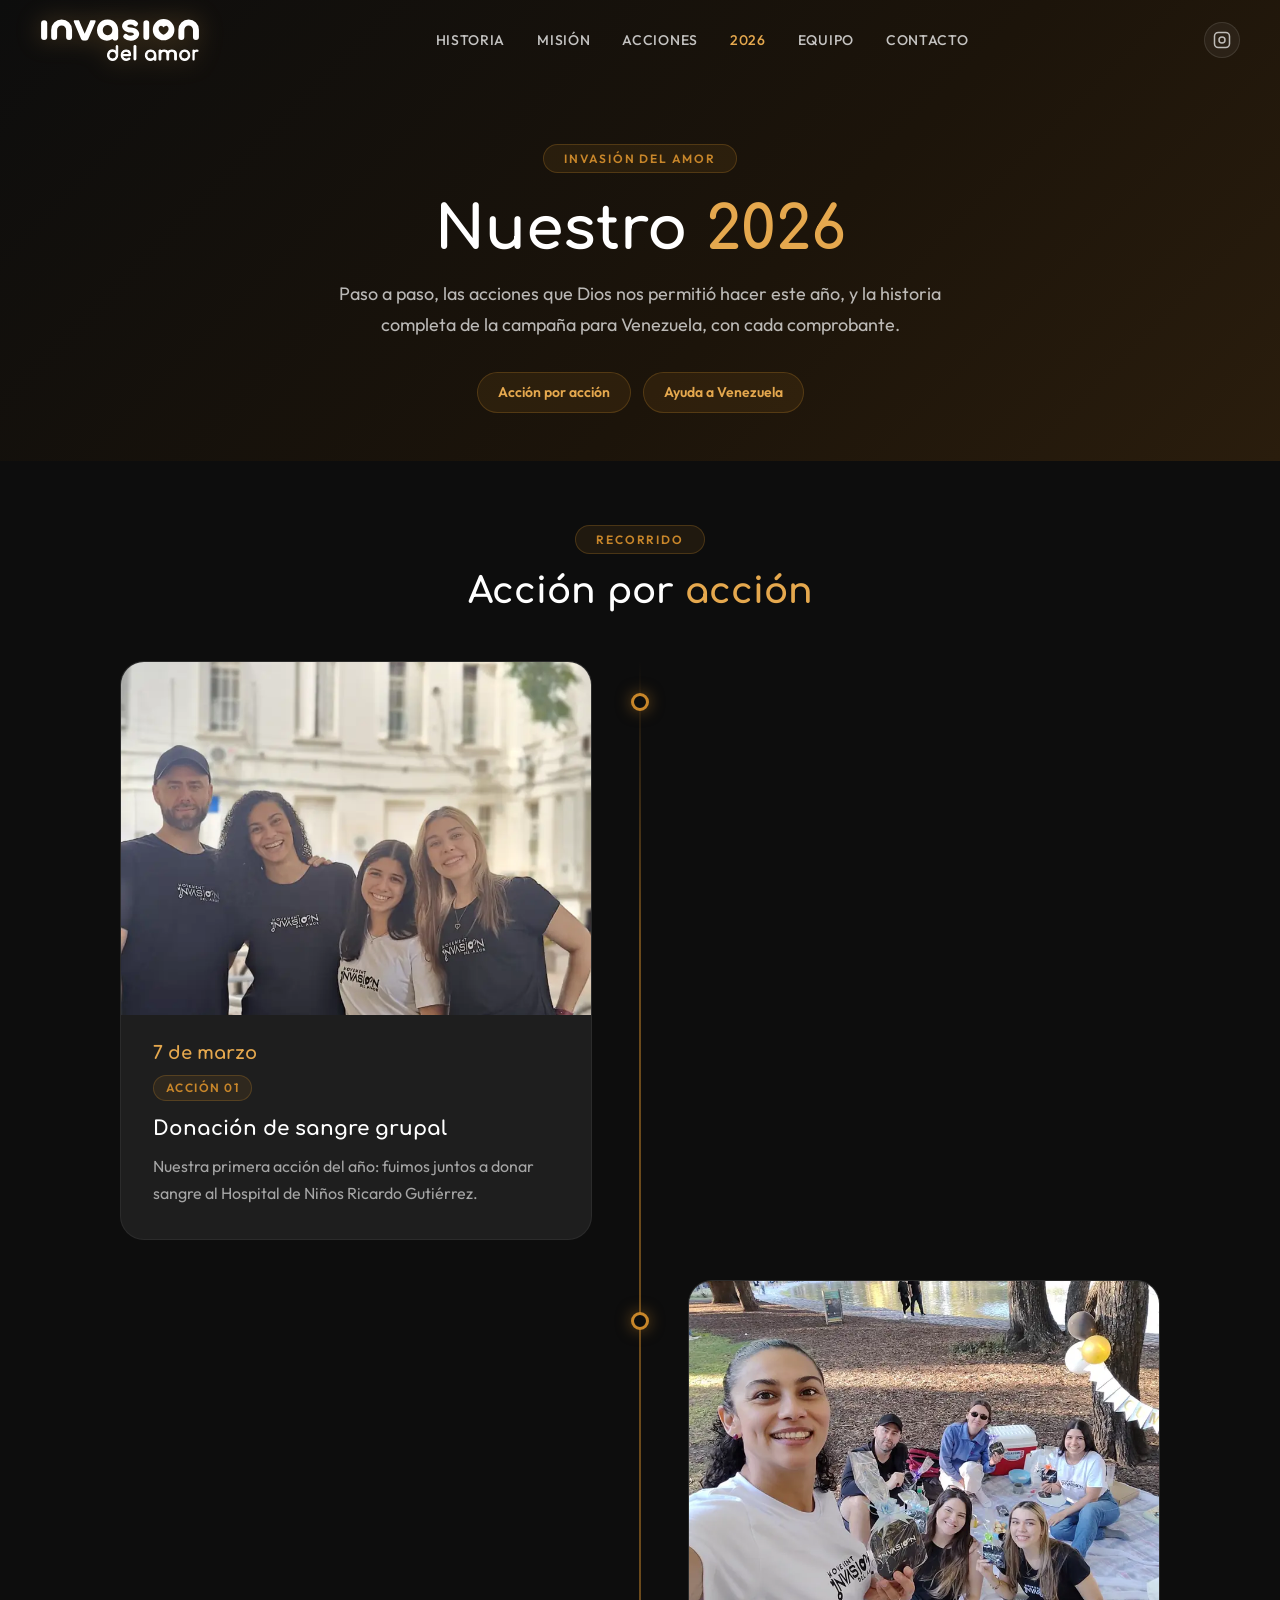
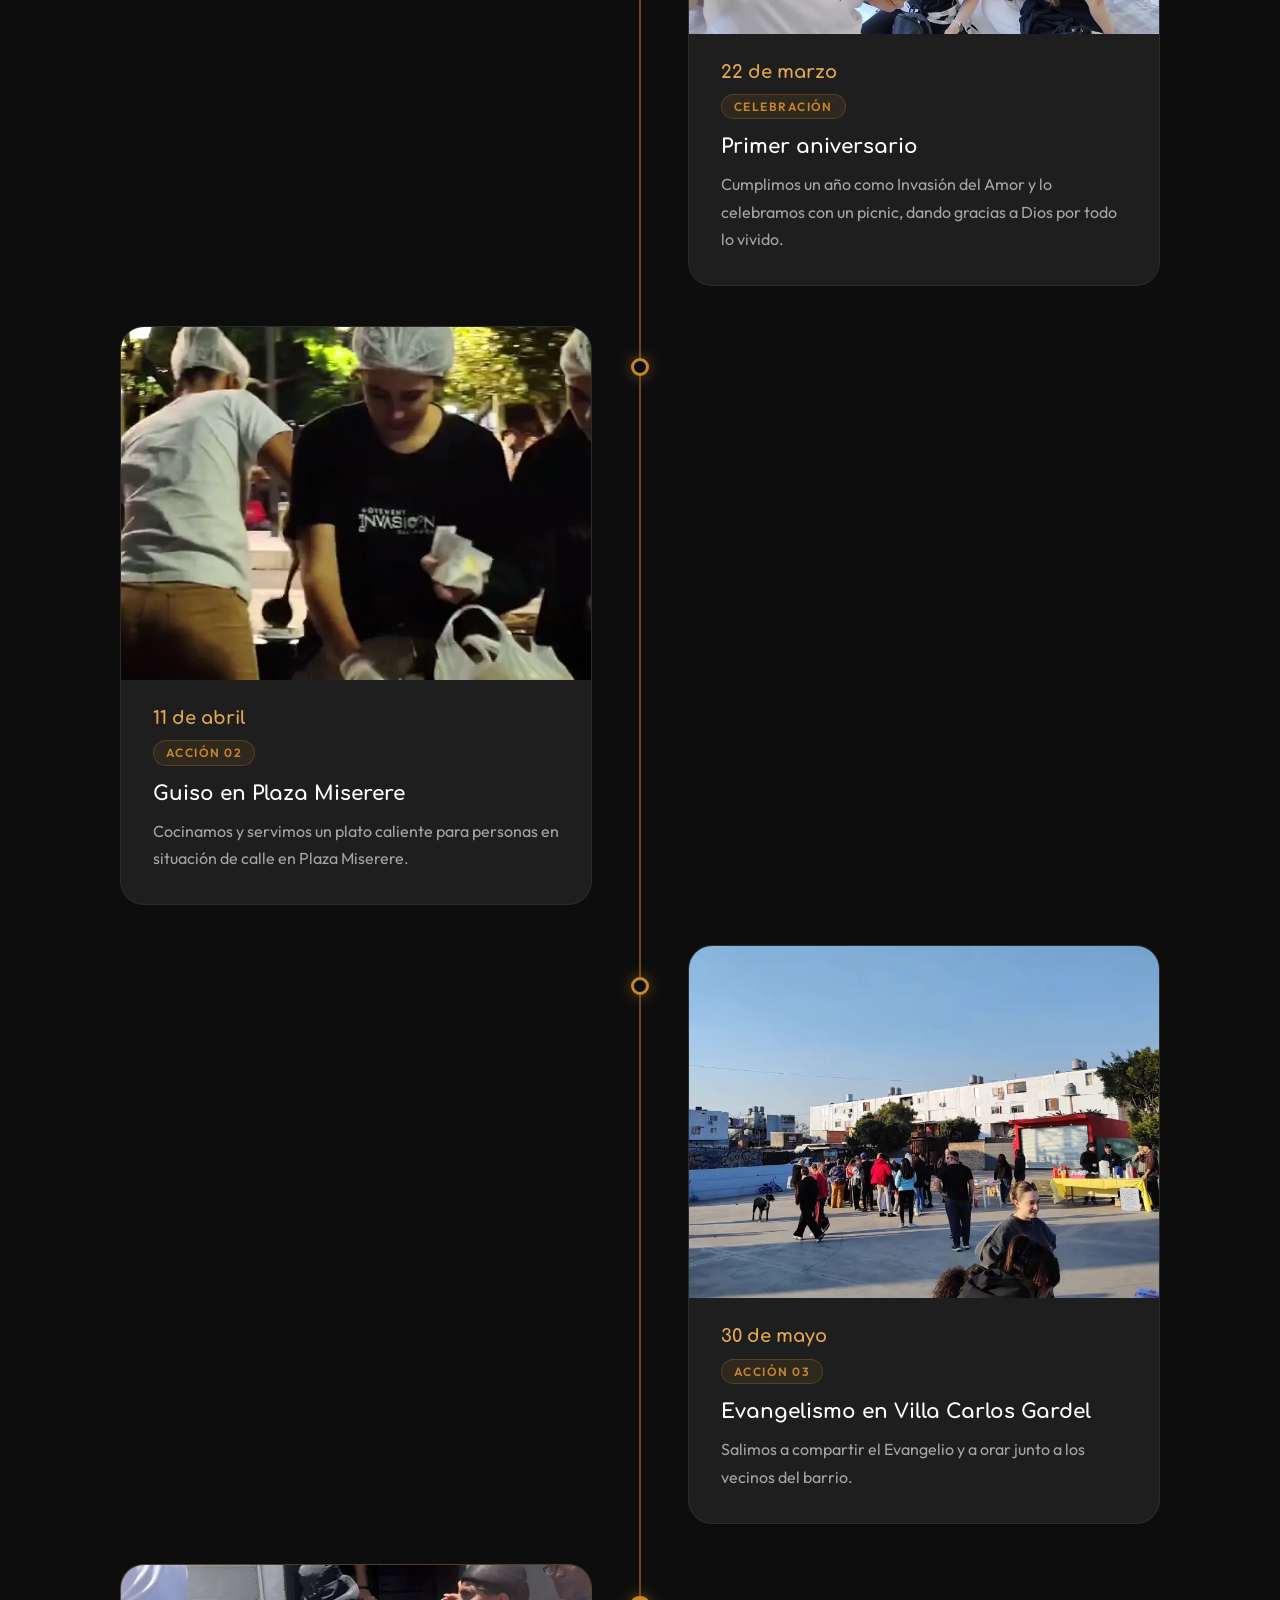
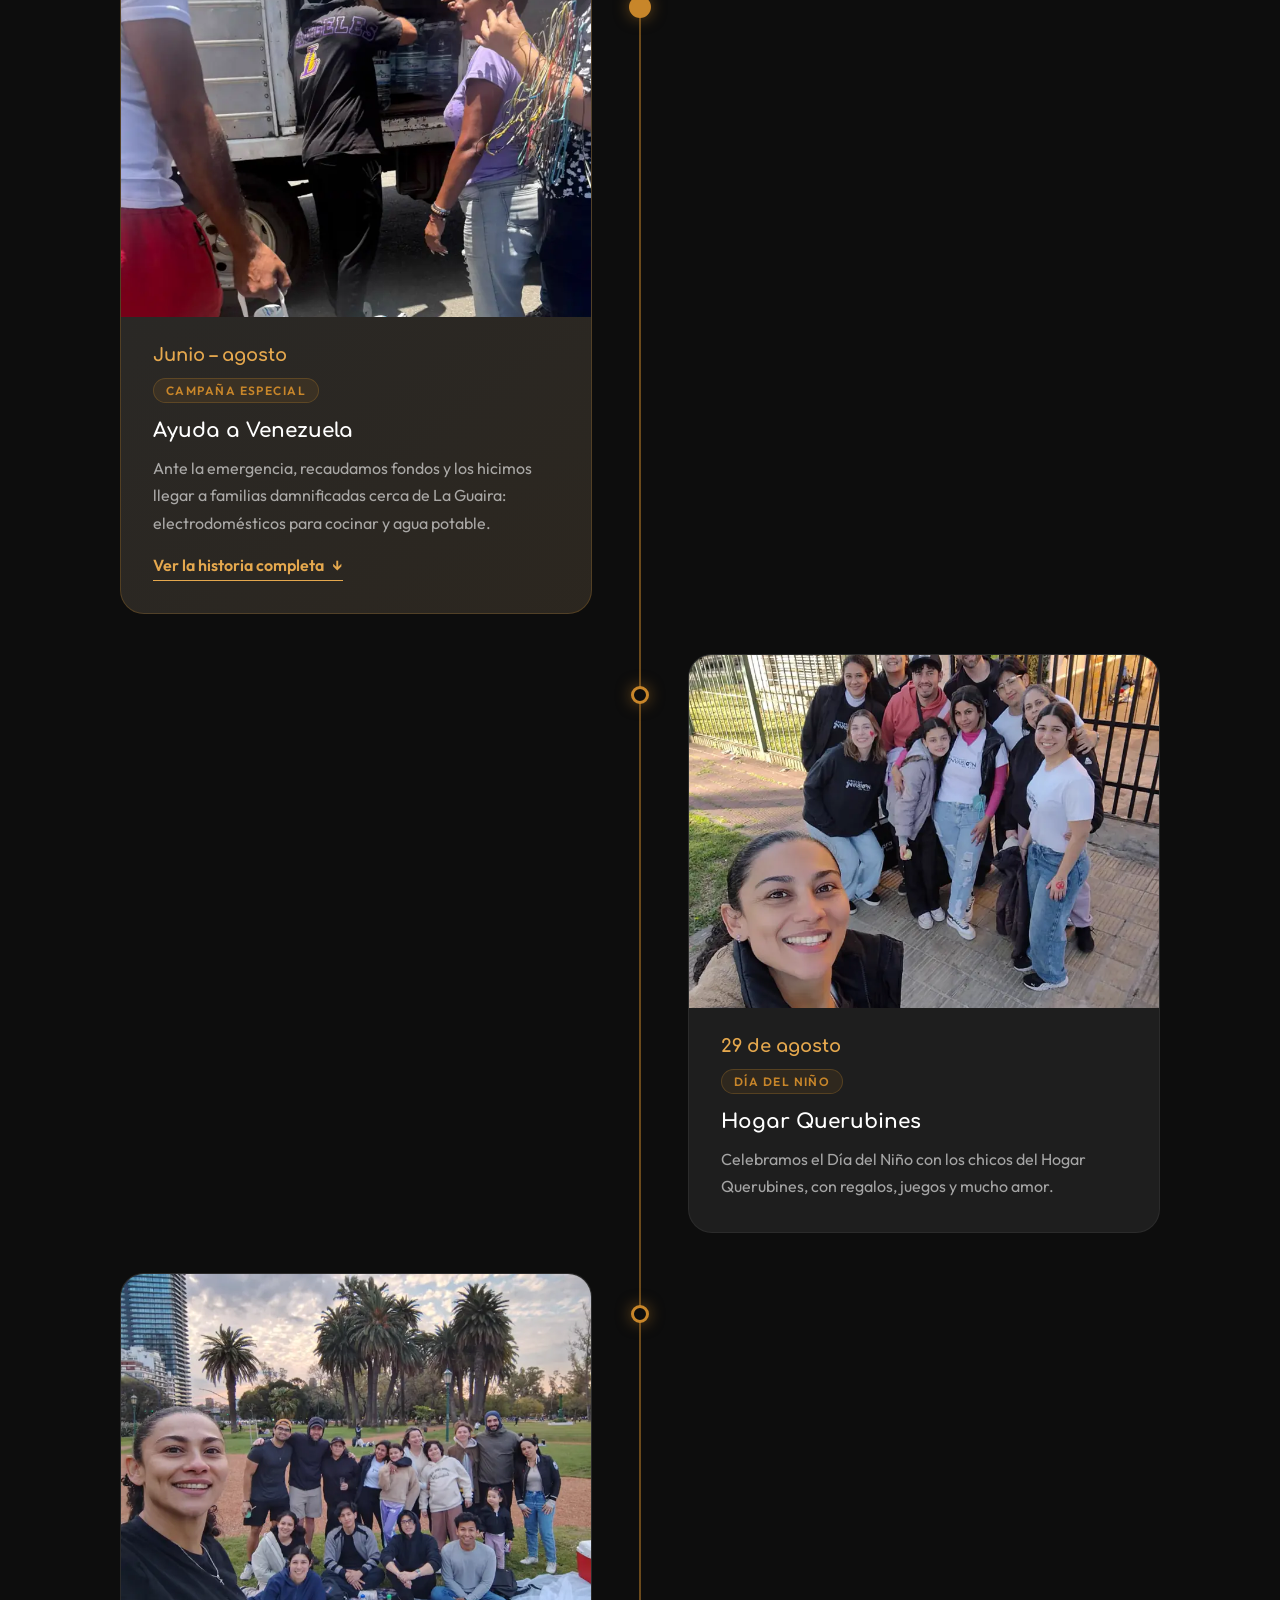
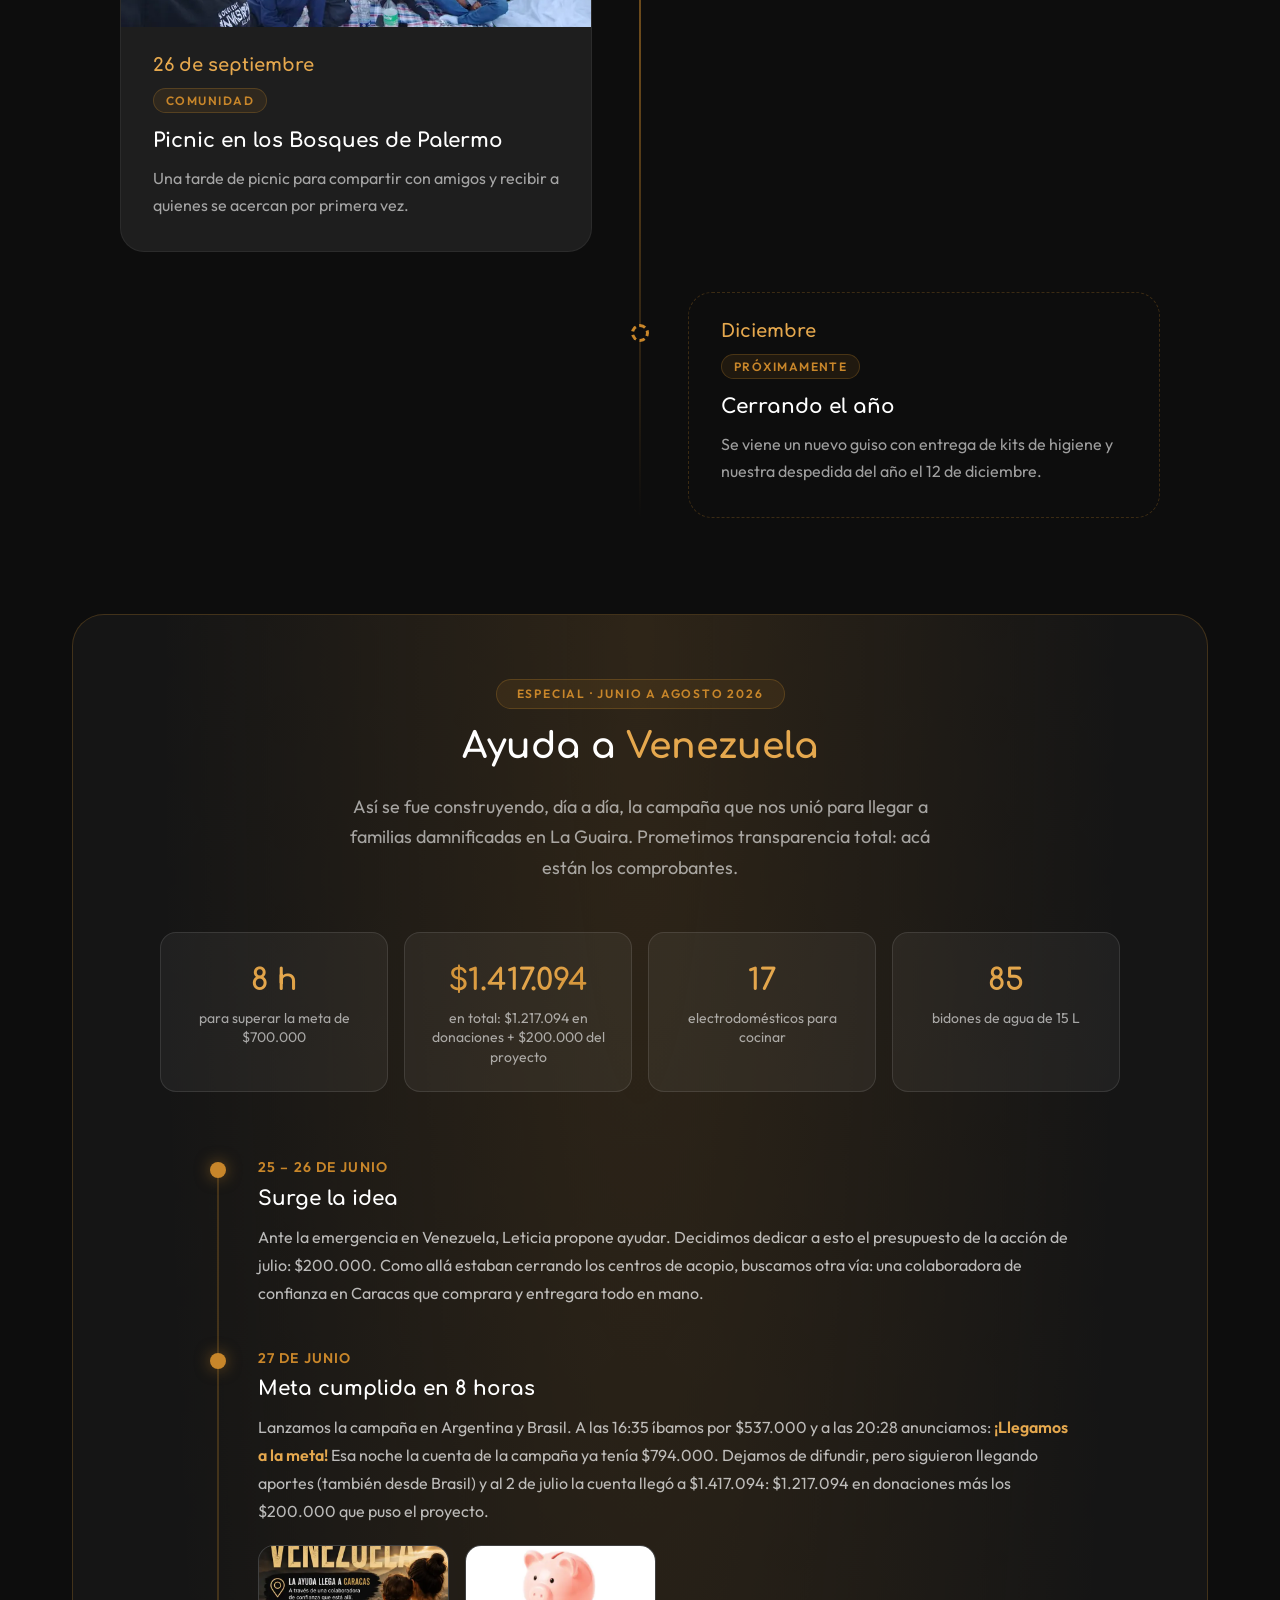
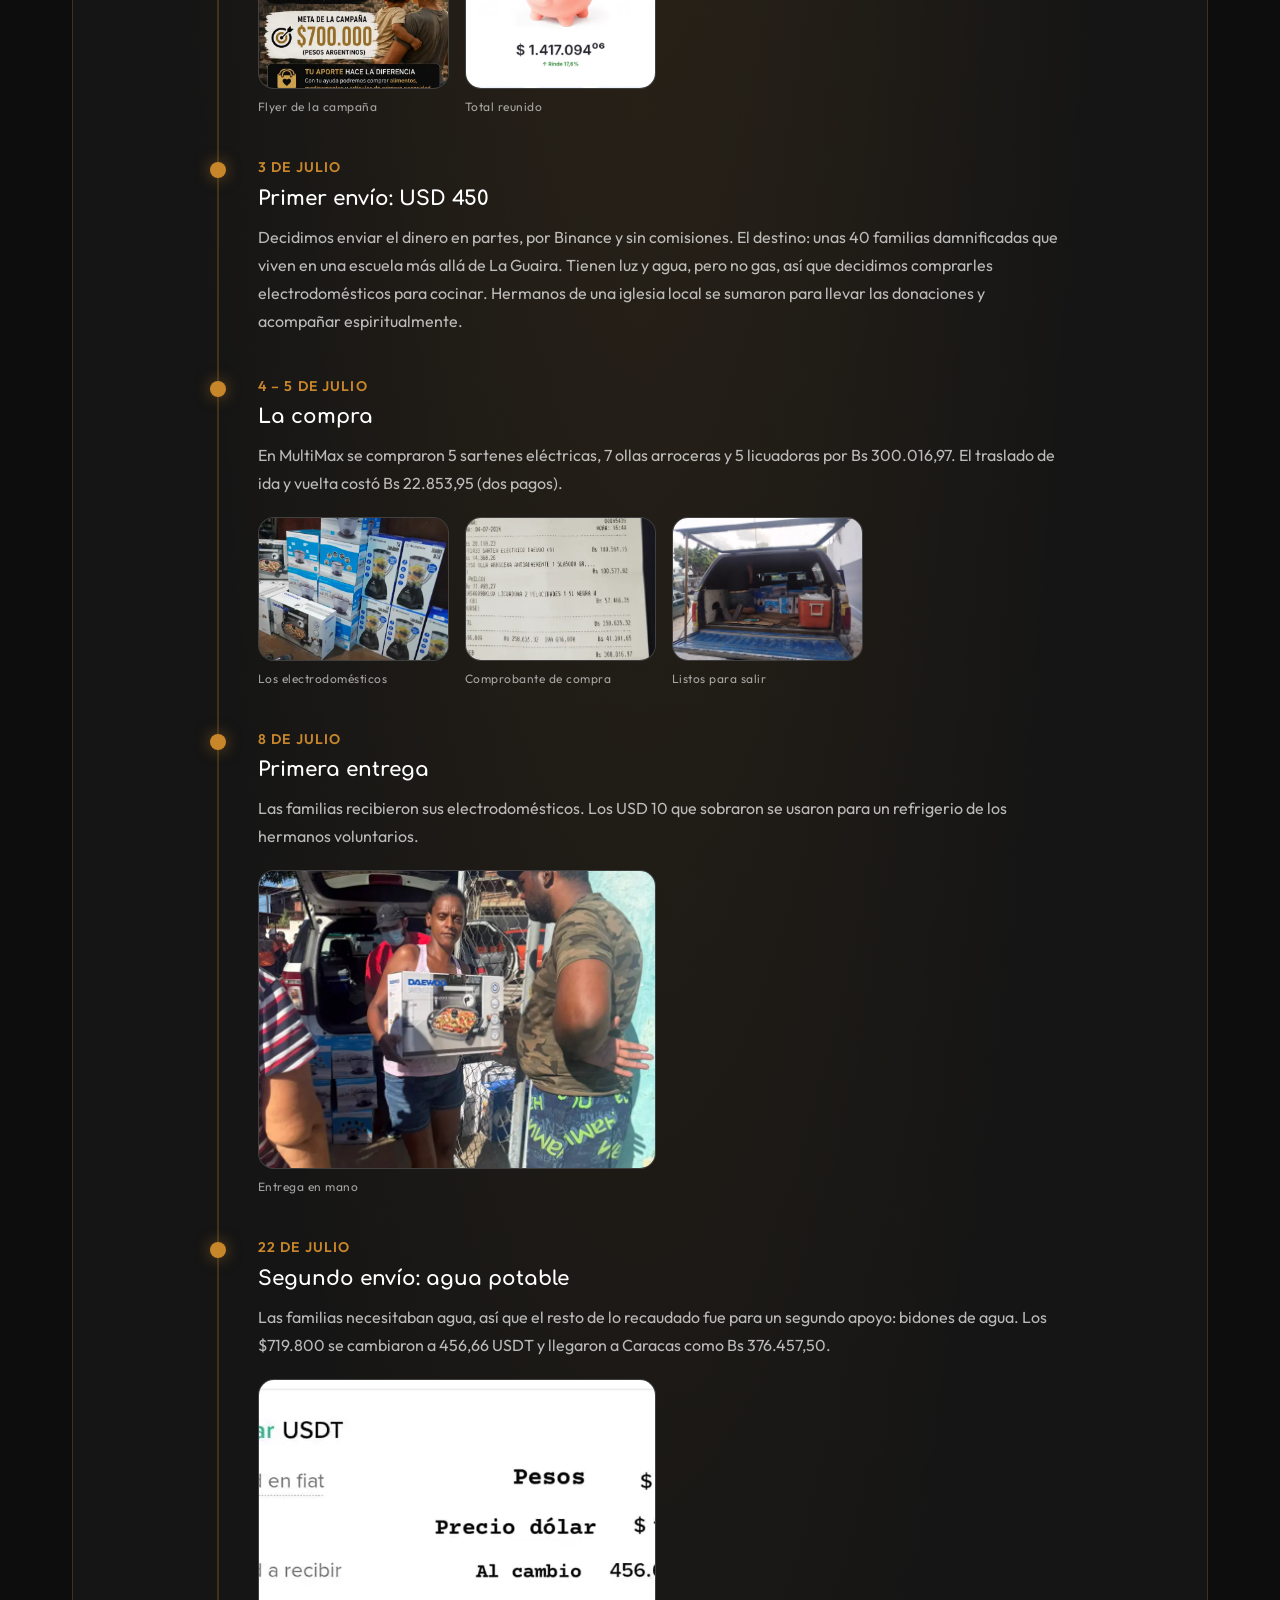
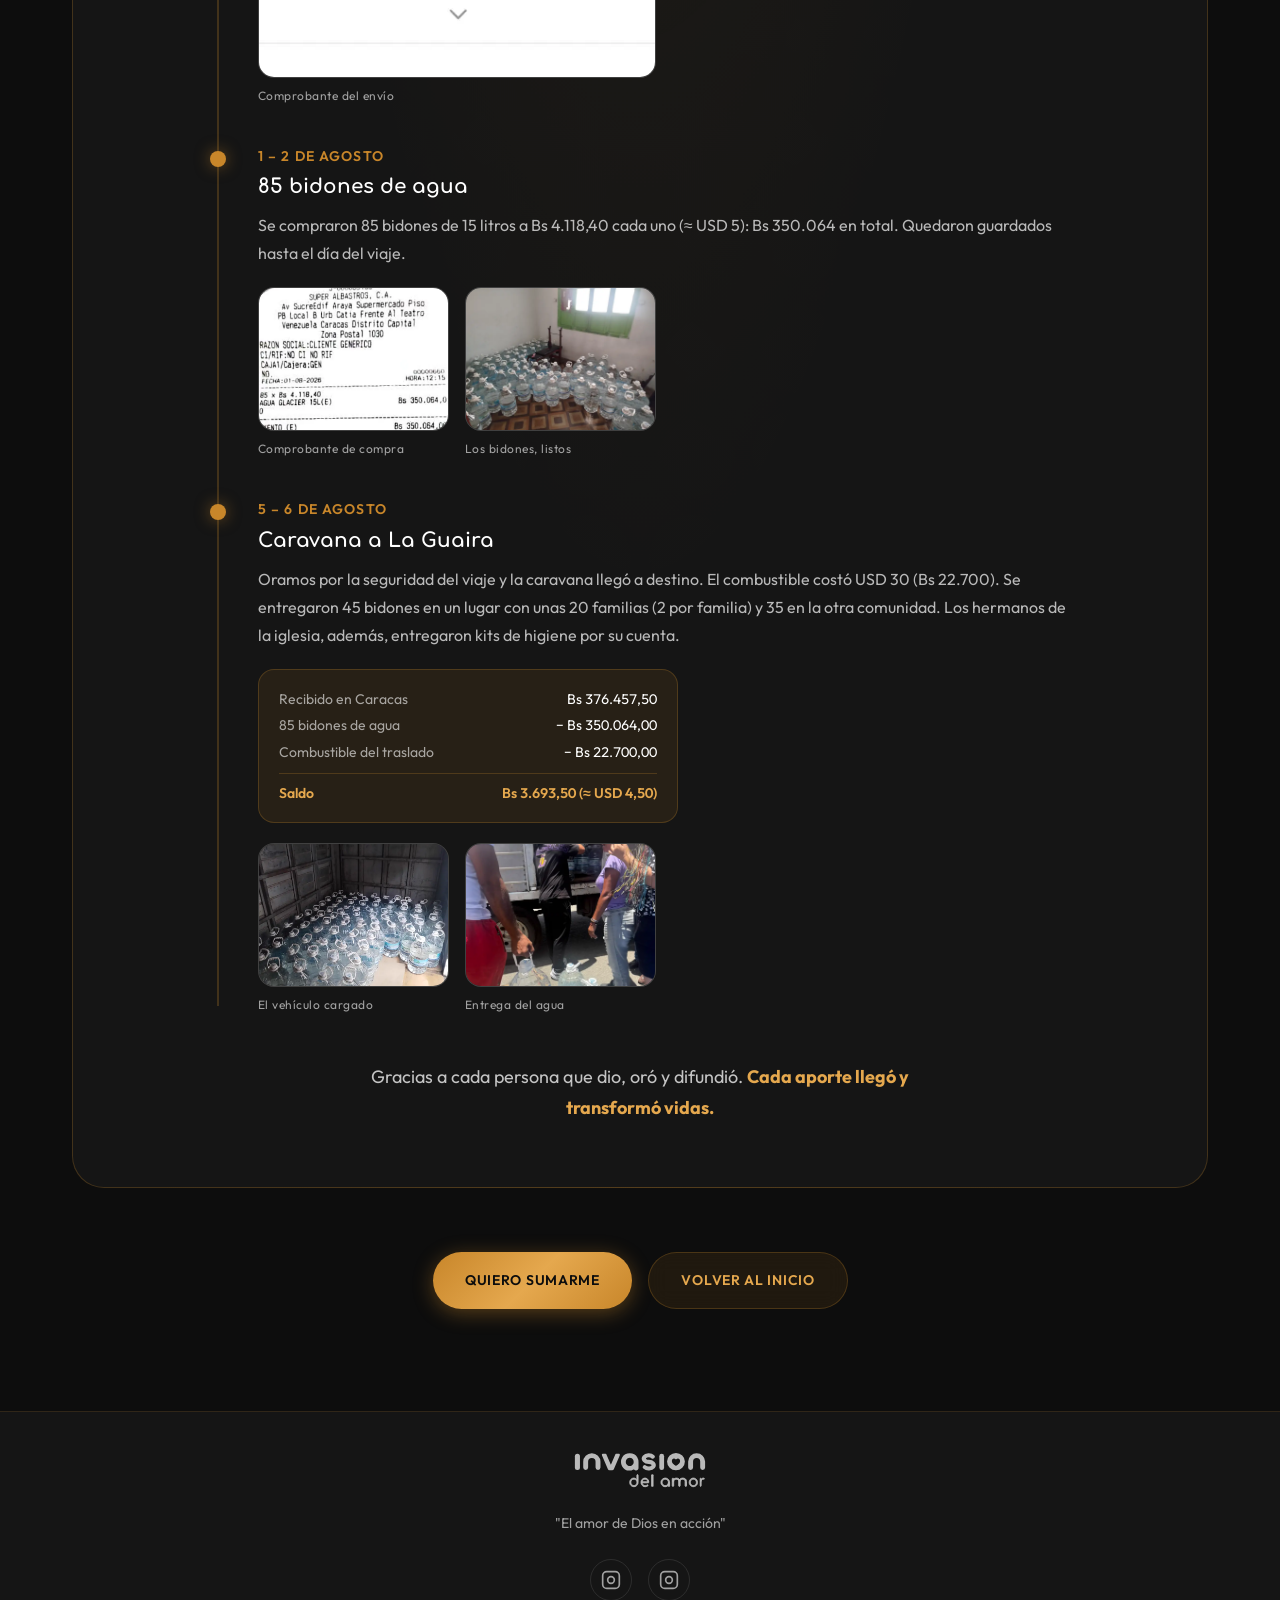
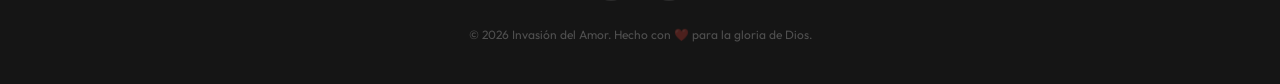
<file: src/2026.html>
<!DOCTYPE html>
<html lang="es">
<head>
  <meta charset="UTF-8" />
  <meta name="viewport" content="width=device-width, initial-scale=1.0" />
  <title>Nuestro 2026 — Invasión del Amor</title>
  <meta name="description" content="Todas las acciones de Invasión del Amor en 2026 y la historia completa de la campaña de ayuda a Venezuela, con sus comprobantes." />
  <meta name="theme-color" content="#0D0D0D" />
  <meta property="og:title" content="Nuestro 2026 — Invasión del Amor" />
  <meta property="og:description" content="Acción por acción, y la historia completa de la ayuda a Venezuela con comprobantes." />
  <meta property="og:type" content="website" />
  <meta property="og:locale" content="es_AR" />
  <!-- TODO: cuando haya dominio, usar URLs absolutas (https://dominio/...) en og:image y agregar og:url -->
  <meta property="og:image" content="assets/img/acciones/og-2026.jpg" />
  <meta name="twitter:card" content="summary_large_image" />

  <link rel="icon" href="assets/logos/favicon.png" />
  <link rel="apple-touch-icon" href="assets/logos/favicon.png" />

  <!-- Fonts -->
  <link rel="preconnect" href="https://fonts.googleapis.com" />
  <link rel="preconnect" href="https://fonts.gstatic.com" crossorigin />
  <link rel="stylesheet" href="https://fonts.googleapis.com/css2?family=Outfit:wght@300;400;500;600;700;800&family=Comfortaa:wght@500;700&display=swap" />

  <!-- Styles -->
  <link rel="stylesheet" href="styles/variables.css" />
  <link rel="stylesheet" href="styles/base.css" />
  <link rel="stylesheet" href="styles/components.css" />
</head>
<body>
  <a class="skip-link" href="#contenido">Saltar al contenido</a>

  <!-- ===== NAVBAR ===== -->
  <header class="navbar" id="navbar">
    <div class="navbar__inner">
      <a href="index.html" class="navbar__logo">
        <img src="assets/logos/logo.svg" width="888" height="244" alt="Invasión del Amor — inicio" />
      </a>

      <nav class="navbar__links" id="nav-links" aria-label="Navegación principal">
        <a href="index.html#historia">Historia</a>
        <a href="index.html#mision">Misión</a>
        <a href="index.html#acciones">Acciones</a>
        <a href="2026.html" class="active" aria-current="page">2026</a>
        <a href="index.html#equipo">Equipo</a>
        <a href="index.html#contacto">Contacto</a>
      </nav>

      <div class="navbar__social">
        <a href="https://www.instagram.com/invasiondelamor" target="_blank" rel="noopener" aria-label="Instagram @invasiondelamor">
          <svg width="18" height="18" viewBox="0 0 24 24" fill="none" stroke="currentColor" stroke-width="2" stroke-linecap="round" stroke-linejoin="round"><rect x="2" y="2" width="20" height="20" rx="5" ry="5"/><circle cx="12" cy="12" r="4"/><circle cx="17.5" cy="6.5" r="0.01" fill="currentColor" stroke-width="3"/></svg>
        </a>
      </div>
      <button class="navbar__hamburger" id="hamburger" aria-label="Menú" aria-expanded="false" aria-controls="nav-links">
        <span></span><span></span><span></span>
      </button>
    </div>
  </header>

  <main id="contenido">
  <!-- ===== ENCABEZADO DE LA PÁGINA ===== -->
  <section class="page-hero">
    <div class="container">
      <span class="section-header__label">Invasión del Amor</span>
      <h1 class="page-hero__title">Nuestro <span>2026</span></h1>
      <p class="page-hero__text">Paso a paso, las acciones que Dios nos permitió hacer este año, y la historia completa de la campaña para Venezuela, con cada comprobante.</p>
      <nav class="page-hero__chips" aria-label="En esta página">
        <a href="#recorrido">Acción por acción</a>
        <a href="#venezuela">Ayuda a Venezuela</a>
      </nav>
    </div>
  </section>

  <section class="actions section year-page" id="recorrido">
    <div class="container">
      <!-- ===== TIMELINE 2026 ===== -->
      <div class="timeline-block">
        <div class="section-header section-header--sub reveal">
          <span class="section-header__label">Recorrido</span>
          <h2 class="section-header__title">Acción por <span>acción</span></h2>
        </div>

        <ol class="timeline">
          <li class="timeline__item reveal" id="donacion-sangre">
            <div class="timeline__dot" aria-hidden="true"></div>
            <article class="timeline__card">
              <img class="timeline__img" src="assets/img/acciones/2026-03-donacion-sangre.webp" width="800" height="1066" loading="lazy" decoding="async" style="object-position: center 35%"
                   alt="Cuatro integrantes del equipo con remeras de Invasión del Amor frente al Hospital Gutiérrez"/>
              <div class="timeline__body">
                <time class="timeline__date" datetime="2026-03-07">7 de marzo</time>
                <span class="timeline__tag">Acción 01</span>
                <h3 class="timeline__title">Donación de sangre grupal</h3>
                <p class="timeline__text">Nuestra primera acción del año: fuimos juntos a donar sangre al Hospital de Niños Ricardo Gutiérrez.</p>
              </div>
            </article>
          </li>

          <li class="timeline__item reveal" id="aniversario">
            <div class="timeline__dot" aria-hidden="true"></div>
            <article class="timeline__card">
              <img class="timeline__img" src="assets/img/acciones/2026-03-aniversario.webp" width="800" height="600" loading="lazy" decoding="async"
                   alt="Selfie del equipo compartiendo un picnic al aire libre en el primer aniversario"/>
              <div class="timeline__body">
                <time class="timeline__date" datetime="2026-03-22">22 de marzo</time>
                <span class="timeline__tag">Celebración</span>
                <h3 class="timeline__title">Primer aniversario</h3>
                <p class="timeline__text">Cumplimos un año como Invasión del Amor y lo celebramos con un picnic, dando gracias a Dios por todo lo vivido.</p>
              </div>
            </article>
          </li>

          <li class="timeline__item reveal" id="guiso-miserere">
            <div class="timeline__dot" aria-hidden="true"></div>
            <article class="timeline__card">
              <img class="timeline__img" src="assets/img/acciones/2026-04-guiso-miserere.webp" width="720" height="1280" loading="lazy" decoding="async" style="object-position: center 55%"
                   alt="Voluntarios con cofias sirviendo comida en una mesa de Plaza Miserere de noche"/>
              <div class="timeline__body">
                <time class="timeline__date" datetime="2026-04-11">11 de abril</time>
                <span class="timeline__tag">Acción 02</span>
                <h3 class="timeline__title">Guiso en Plaza Miserere</h3>
                <p class="timeline__text">Cocinamos y servimos un plato caliente para personas en situación de calle en Plaza Miserere.</p>
              </div>
            </article>
          </li>

          <li class="timeline__item reveal" id="carlos-gardel">
            <div class="timeline__dot" aria-hidden="true"></div>
            <article class="timeline__card">
              <img class="timeline__img" src="assets/img/acciones/2026-05-carlos-gardel.webp" width="800" height="1066" loading="lazy" decoding="async" style="object-position: center 62%"
                   alt="Vecinos reunidos en la plaza del barrio Carlos Gardel junto a los puestos de la jornada de evangelismo"/>
              <div class="timeline__body">
                <time class="timeline__date" datetime="2026-05-30">30 de mayo</time>
                <span class="timeline__tag">Acción 03</span>
                <h3 class="timeline__title">Evangelismo en Villa Carlos Gardel</h3>
                <p class="timeline__text">Salimos a compartir el Evangelio y a orar junto a los vecinos del barrio.</p>
              </div>
            </article>
          </li>

          <li class="timeline__item timeline__item--featured reveal" id="ayuda-venezuela">
            <div class="timeline__dot" aria-hidden="true"></div>
            <article class="timeline__card">
              <img class="timeline__img" src="assets/img/acciones/ve-entrega-agua.webp" width="800" height="1066" loading="lazy" decoding="async" style="object-position: center 30%"
                   alt="Voluntarios descargando bidones de agua de un camión en La Guaira"/>
              <div class="timeline__body">
                <time class="timeline__date" datetime="2026-06-25">Junio – agosto</time>
                <span class="timeline__tag">Campaña especial</span>
                <h3 class="timeline__title">Ayuda a Venezuela</h3>
                <p class="timeline__text">Ante la emergencia, recaudamos fondos y los hicimos llegar a familias damnificadas cerca de La Guaira: electrodomésticos para cocinar y agua potable.</p>
                <a class="timeline__link" href="#venezuela">Ver la historia completa <span aria-hidden="true">↓</span></a>
              </div>
            </article>
          </li>

          <li class="timeline__item reveal" id="querubines">
            <div class="timeline__dot" aria-hidden="true"></div>
            <article class="timeline__card">
              <img class="timeline__img" src="assets/img/acciones/2026-08-querubines.webp" width="800" height="1066" loading="lazy" decoding="async" style="object-position: center 40%"
                   alt="El equipo de Invasión del Amor frente a la reja del Hogar Querubines"/>
              <div class="timeline__body">
                <time class="timeline__date" datetime="2026-08-29">29 de agosto</time>
                <span class="timeline__tag">Día del Niño</span>
                <h3 class="timeline__title">Hogar Querubines</h3>
                <p class="timeline__text">Celebramos el Día del Niño con los chicos del Hogar Querubines, con regalos, juegos y mucho amor.</p>
              </div>
            </article>
          </li>

          <li class="timeline__item reveal" id="picnic">
            <div class="timeline__dot" aria-hidden="true"></div>
            <article class="timeline__card">
              <img class="timeline__img" src="assets/img/acciones/2026-09-picnic.webp" width="800" height="600" loading="lazy" decoding="async"
                   alt="Grupo grande reunido en el pasto de los Bosques de Palermo"/>
              <div class="timeline__body">
                <time class="timeline__date" datetime="2026-09-26">26 de septiembre</time>
                <span class="timeline__tag">Comunidad</span>
                <h3 class="timeline__title">Picnic en los Bosques de Palermo</h3>
                <p class="timeline__text">Una tarde de picnic para compartir con amigos y recibir a quienes se acercan por primera vez.</p>
              </div>
            </article>
          </li>

          <li class="timeline__item timeline__item--next reveal" id="diciembre">
            <div class="timeline__dot" aria-hidden="true"></div>
            <article class="timeline__card">
              <div class="timeline__body">
                <time class="timeline__date" datetime="2026-12">Diciembre</time>
                <span class="timeline__tag">Próximamente</span>
                <h3 class="timeline__title">Cerrando el año</h3>
                <p class="timeline__text">Se viene un nuevo guiso con entrega de kits de higiene y nuestra despedida del año el 12 de diciembre.</p>
              </div>
            </article>
          </li>
        </ol>
      </div>

      <!-- ===== HISTORIA ESPECIAL: VENEZUELA ===== -->
      <div class="venezuela" id="venezuela">
        <div class="section-header section-header--sub reveal">
          <span class="section-header__label">Especial · Junio a agosto 2026</span>
          <h2 class="section-header__title">Ayuda a <span>Venezuela</span></h2>
          <p class="section-header__subtitle">Así se fue construyendo, día a día, la campaña que nos unió para llegar a familias damnificadas en La Guaira. Prometimos transparencia total: acá están los comprobantes.</p>
        </div>

        <ul class="venezuela__stats reveal" aria-label="La campaña en números">
          <li><strong>8 h</strong><span>para superar la meta de $700.000</span></li>
          <li><strong>$1.417.094</strong><span>en total: $1.217.094 en donaciones + $200.000 del proyecto</span></li>
          <li><strong>17</strong><span>electrodomésticos para cocinar</span></li>
          <li><strong>85</strong><span>bidones de agua de 15 L</span></li>
        </ul>

        <ol class="story">
          <li class="story__step reveal">
            <time class="story__date" datetime="2026-06-25">25 – 26 de junio</time>
            <h3 class="story__title">Surge la idea</h3>
            <p class="story__text">Ante la emergencia en Venezuela, Leticia propone ayudar. Decidimos dedicar a esto el presupuesto de la acción de julio: $200.000. Como allá estaban cerrando los centros de acopio, buscamos otra vía: una colaboradora de confianza en Caracas que comprara y entregara todo en mano.</p>
          </li>

          <li class="story__step reveal">
            <time class="story__date" datetime="2026-06-27">27 de junio</time>
            <h3 class="story__title">Meta cumplida en 8 horas</h3>
            <p class="story__text">Lanzamos la campaña en Argentina y Brasil. A las 16:35 íbamos por $537.000 y a las 20:28 anunciamos: <em>¡Llegamos a la meta!</em> Esa noche la cuenta de la campaña ya tenía $794.000. Dejamos de difundir, pero siguieron llegando aportes (también desde Brasil) y al 2 de julio la cuenta llegó a $1.417.094: $1.217.094 en donaciones más los $200.000 que puso el proyecto.</p>
            <div class="story__gallery">
              <figure class="story__fig">
                <a href="assets/img/acciones/ve-campana.webp" class="story__zoom"><img src="assets/img/acciones/ve-campana.webp" width="600" height="826" loading="lazy" decoding="async" alt="Flyer de la campaña Ayudemos a Venezuela con meta de 700.000 pesos y compromiso de transparencia total"/></a>
                <figcaption>Flyer de la campaña</figcaption>
              </figure>
              <figure class="story__fig">
                <a href="assets/img/acciones/ve-recaudado.webp" class="story__zoom"><img src="assets/img/acciones/ve-recaudado.webp" width="480" height="686" loading="lazy" decoding="async" alt="Captura de la cuenta de la campaña con un saldo de 1.417.094 pesos"/></a>
                <figcaption>Total reunido</figcaption>
              </figure>
            </div>
          </li>

          <li class="story__step reveal">
            <time class="story__date" datetime="2026-07-03">3 de julio</time>
            <h3 class="story__title">Primer envío: USD 450</h3>
            <p class="story__text">Decidimos enviar el dinero en partes, por Binance y sin comisiones. El destino: unas 40 familias damnificadas que viven en una escuela más allá de La Guaira. Tienen luz y agua, pero no gas, así que decidimos comprarles electrodomésticos para cocinar. Hermanos de una iglesia local se sumaron para llevar las donaciones y acompañar espiritualmente.</p>
          </li>

          <li class="story__step reveal">
            <time class="story__date" datetime="2026-07-04">4 – 5 de julio</time>
            <h3 class="story__title">La compra</h3>
            <p class="story__text">En MultiMax se compraron 5 sartenes eléctricas, 7 ollas arroceras y 5 licuadoras por Bs 300.016,97. El traslado de ida y vuelta costó Bs 22.853,95 (dos pagos).</p>
            <div class="story__gallery">
              <figure class="story__fig">
                <a href="assets/img/acciones/ve-electrodomesticos.webp" class="story__zoom"><img src="assets/img/acciones/ve-electrodomesticos.webp" width="800" height="450" loading="lazy" decoding="async" alt="Cajas de sartenes eléctricas, ollas arroceras y licuadoras apiladas"/></a>
                <figcaption>Los electrodomésticos</figcaption>
              </figure>
              <figure class="story__fig">
                <a href="assets/img/acciones/ve-factura-electro.webp" class="story__zoom"><img src="assets/img/acciones/ve-factura-electro.webp" width="750" height="400" loading="lazy" decoding="async" alt="Factura de la compra: 5 sartenes eléctricas, 7 ollas arroceras y 5 licuadoras por 300.016,97 bolívares"/></a>
                <figcaption>Comprobante de compra</figcaption>
              </figure>
              <figure class="story__fig">
                <a href="assets/img/acciones/ve-camioneta.webp" class="story__zoom"><img src="assets/img/acciones/ve-camioneta.webp" width="800" height="600" loading="lazy" decoding="async" alt="Caja de una camioneta cargada con las cajas de electrodomésticos"/></a>
                <figcaption>Listos para salir</figcaption>
              </figure>
            </div>
          </li>

          <li class="story__step reveal">
            <time class="story__date" datetime="2026-07-08">8 de julio</time>
            <h3 class="story__title">Primera entrega</h3>
            <p class="story__text">Las familias recibieron sus electrodomésticos. Los USD 10 que sobraron se usaron para un refrigerio de los hermanos voluntarios.</p>
            <div class="story__gallery">
              <figure class="story__fig story__fig--wide">
                <a href="assets/img/acciones/ve-entrega-electro.webp" class="story__zoom"><img src="assets/img/acciones/ve-entrega-electro.webp" width="800" height="1066" loading="lazy" decoding="async" alt="Una mujer recibe una caja con una sartén eléctrica junto a la camioneta de la entrega"/></a>
                <figcaption>Entrega en mano</figcaption>
              </figure>
            </div>
          </li>

          <li class="story__step reveal">
            <time class="story__date" datetime="2026-07-22">22 de julio</time>
            <h3 class="story__title">Segundo envío: agua potable</h3>
            <p class="story__text">Las familias necesitaban agua, así que el resto de lo recaudado fue para un segundo apoyo: bidones de agua. Los $719.800 se cambiaron a 456,66 USDT y llegaron a Caracas como Bs 376.457,50.</p>
            <div class="story__gallery">
              <figure class="story__fig story__fig--wide">
                <a href="assets/img/acciones/ve-cambio-usdt.webp" class="story__zoom"><img src="assets/img/acciones/ve-cambio-usdt.webp" width="800" height="370" loading="lazy" decoding="async" alt="Comprobante del cambio: 719.800 pesos a 456,66 USDT"/></a>
                <figcaption>Comprobante del envío</figcaption>
              </figure>
            </div>
          </li>

          <li class="story__step reveal">
            <time class="story__date" datetime="2026-08-01">1 – 2 de agosto</time>
            <h3 class="story__title">85 bidones de agua</h3>
            <p class="story__text">Se compraron 85 bidones de 15 litros a Bs 4.118,40 cada uno (≈ USD 5): Bs 350.064 en total. Quedaron guardados hasta el día del viaje.</p>
            <div class="story__gallery">
              <figure class="story__fig">
                <a href="assets/img/acciones/ve-factura-agua.webp" class="story__zoom"><img src="assets/img/acciones/ve-factura-agua.webp" width="608" height="636" loading="lazy" decoding="async" alt="Ticket del supermercado: 85 bidones de agua de 15 litros por 350.064 bolívares"/></a>
                <figcaption>Comprobante de compra</figcaption>
              </figure>
              <figure class="story__fig">
                <a href="assets/img/acciones/ve-bidones.webp" class="story__zoom"><img src="assets/img/acciones/ve-bidones.webp" width="800" height="600" loading="lazy" decoding="async" alt="Habitación llena de bidones de agua"/></a>
                <figcaption>Los bidones, listos</figcaption>
              </figure>
            </div>
          </li>

          <li class="story__step reveal">
            <time class="story__date" datetime="2026-08-05">5 – 6 de agosto</time>
            <h3 class="story__title">Caravana a La Guaira</h3>
            <p class="story__text">Oramos por la seguridad del viaje y la caravana llegó a destino. El combustible costó USD 30 (Bs 22.700). Se entregaron 45 bidones en un lugar con unas 20 familias (2 por familia) y 35 en la otra comunidad. Los hermanos de la iglesia, además, entregaron kits de higiene por su cuenta.</p>
            <dl class="story__balance" aria-label="Cuentas del segundo envío">
              <div><dt>Recibido en Caracas</dt><dd>Bs 376.457,50</dd></div>
              <div><dt>85 bidones de agua</dt><dd>− Bs 350.064,00</dd></div>
              <div><dt>Combustible del traslado</dt><dd>− Bs 22.700,00</dd></div>
              <div class="story__balance-total"><dt>Saldo</dt><dd>Bs 3.693,50 (≈ USD 4,50)</dd></div>
            </dl>
            <div class="story__gallery">
              <figure class="story__fig">
                <a href="assets/img/acciones/ve-camion-bidones.webp" class="story__zoom"><img src="assets/img/acciones/ve-camion-bidones.webp" width="750" height="1000" loading="lazy" decoding="async" alt="Interior de un camión cargado de bidones de agua"/></a>
                <figcaption>El vehículo cargado</figcaption>
              </figure>
              <figure class="story__fig">
                <a href="assets/img/acciones/ve-entrega-agua.webp" class="story__zoom"><img src="assets/img/acciones/ve-entrega-agua.webp" width="800" height="1066" loading="lazy" decoding="async" alt="Voluntarios bajando bidones del camión para entregarlos"/></a>
                <figcaption>Entrega del agua</figcaption>
              </figure>
            </div>
          </li>
        </ol>

        <p class="venezuela__thanks reveal">Gracias a cada persona que dio, oró y difundió. <strong>Cada aporte llegó y transformó vidas.</strong></p>
      </div>

      <div class="year-page__back reveal">
        <a href="index.html#como-ayudar" class="btn btn--gold">Quiero sumarme</a>
        <a href="index.html" class="btn btn--ghost">Volver al inicio</a>
      </div>
    </div>
  </section>
  </main>

  <dialog class="lightbox" id="lightbox" aria-label="Imagen ampliada">
    <button class="lightbox__close" type="button" aria-label="Cerrar">×</button>
    <img class="lightbox__img" alt=""/>
  </dialog>

  <!-- ===== FOOTER ===== -->
  <footer class="footer">
    <div class="footer__inner">
      <div class="footer__logo">
        <img src="assets/logos/logo.svg" width="888" height="244" alt="Invasión del Amor" />
      </div>
      <p class="footer__tagline">"El amor de Dios en acción"</p>
      <div class="footer__social">
        <a href="https://www.instagram.com/invasiondelamor" target="_blank" rel="noopener" aria-label="Instagram">
          <svg width="20" height="20" viewBox="0 0 24 24" fill="none" stroke="currentColor" stroke-width="2" stroke-linecap="round" stroke-linejoin="round"><rect x="2" y="2" width="20" height="20" rx="5"/><circle cx="12" cy="12" r="4"/><circle cx="17.5" cy="6.5" r="0.01" fill="currentColor" stroke-width="3"/></svg>
        </a>
        <a href="index.html#contacto" data-wa hidden target="_blank" rel="noopener" aria-label="WhatsApp">
          <svg width="20" height="20" viewBox="0 0 24 24" fill="currentColor"><path d="M17.472 14.382c-.297-.149-1.758-.867-2.03-.967-.273-.099-.471-.148-.67.15-.197.297-.767.966-.94 1.164-.173.199-.347.223-.644.075-.297-.15-1.255-.463-2.39-1.475-.883-.788-1.48-1.761-1.653-2.059-.173-.297-.018-.458.13-.606.134-.133.298-.347.446-.52.149-.174.198-.298.298-.497.099-.198.05-.371-.025-.52-.075-.149-.669-1.612-.916-2.207-.242-.579-.487-.5-.669-.51-.173-.008-.371-.01-.57-.01-.198 0-.52.074-.792.372-.272.297-1.04 1.016-1.04 2.479 0 1.462 1.065 2.875 1.213 3.074.149.198 2.096 3.2 5.077 4.487.709.306 1.262.489 1.694.625.712.227 1.36.195 1.871.118.571-.085 1.758-.719 2.006-1.413.248-.694.248-1.289.173-1.413-.074-.124-.272-.198-.57-.347m-5.421 7.403h-.004a9.87 9.87 0 01-5.031-1.378l-.361-.214-3.741.982.998-3.648-.235-.374a9.86 9.86 0 01-1.51-5.26c.001-5.45 4.436-9.884 9.888-9.884 2.64 0 5.122 1.03 6.988 2.898a9.825 9.825 0 012.893 6.994c-.003 5.45-4.437 9.884-9.885 9.884m8.413-18.297A11.815 11.815 0 0012.05 0C5.495 0 .16 5.335.157 11.892c0 2.096.547 4.142 1.588 5.945L.057 24l6.305-1.654a11.882 11.882 0 005.683 1.448h.005c6.554 0 11.89-5.335 11.893-11.893a11.821 11.821 0 00-3.48-8.413z"/></svg>
        </a>
        <a href="https://www.instagram.com/habitacaochurch" target="_blank" rel="noopener" aria-label="Habitação Church">
          <svg width="20" height="20" viewBox="0 0 24 24" fill="none" stroke="currentColor" stroke-width="2" stroke-linecap="round" stroke-linejoin="round"><rect x="2" y="2" width="20" height="20" rx="5"/><circle cx="12" cy="12" r="4"/><circle cx="17.5" cy="6.5" r="0.01" fill="currentColor" stroke-width="3"/></svg>
        </a>
      </div>
      <p class="footer__copy">© 2026 Invasión del Amor. Hecho con <span aria-hidden="true">❤️</span><span class="sr-only">amor</span> para la gloria de Dios.</p>
    </div>
  </footer>

  <!-- ===== WHATSAPP FLOAT ===== -->
  <a
    href="index.html#contacto" data-wa hidden
    class="wa-float"
    target="_blank" rel="noopener"
    aria-label="Contactar por WhatsApp"
    id="wa-float"
  >
    <svg width="28" height="28" viewBox="0 0 24 24" fill="currentColor"><path d="M17.472 14.382c-.297-.149-1.758-.867-2.03-.967-.273-.099-.471-.148-.67.15-.197.297-.767.966-.94 1.164-.173.199-.347.223-.644.075-.297-.15-1.255-.463-2.39-1.475-.883-.788-1.48-1.761-1.653-2.059-.173-.297-.018-.458.13-.606.134-.133.298-.347.446-.52.149-.174.198-.298.298-.497.099-.198.05-.371-.025-.52-.075-.149-.669-1.612-.916-2.207-.242-.579-.487-.5-.669-.51-.173-.008-.371-.01-.57-.01-.198 0-.52.074-.792.372-.272.297-1.04 1.016-1.04 2.479 0 1.462 1.065 2.875 1.213 3.074.149.198 2.096 3.2 5.077 4.487.709.306 1.262.489 1.694.625.712.227 1.36.195 1.871.118.571-.085 1.758-.719 2.006-1.413.248-.694.248-1.289.173-1.413-.074-.124-.272-.198-.57-.347m-5.421 7.403h-.004a9.87 9.87 0 01-5.031-1.378l-.361-.214-3.741.982.998-3.648-.235-.374a9.86 9.86 0 01-1.51-5.26c.001-5.45 4.436-9.884 9.888-9.884 2.64 0 5.122 1.03 6.988 2.898a9.825 9.825 0 012.893 6.994c-.003 5.45-4.437 9.884-9.885 9.884m8.413-18.297A11.815 11.815 0 0012.05 0C5.495 0 .16 5.335.157 11.892c0 2.096.547 4.142 1.588 5.945L.057 24l6.305-1.654a11.882 11.882 0 005.683 1.448h.005c6.554 0 11.89-5.335 11.893-11.893a11.821 11.821 0 00-3.48-8.413z"/></svg>
  </a>

  <script src="js/main.js"></script>
</body>
</html>
</file>
<file: src/styles/variables.css>
/* ===========================
   INVASIÓN DEL AMOR - CSS Variables
   =========================== */

/* Las fuentes (Outfit para texto, Comfortaa para títulos — acorde al logo) se cargan con <link> en index.html */

:root {
  /* Brand Colors */
  --color-gold:         #C8862A;
  --color-gold-light:   #E5A84E;
  --color-gold-dark:    #96621E;
  --color-cream:        #FDF8F0;
  --color-white:        #FFFFFF;

  /* Dark palette */
  --color-dark:         #0D0D0D;
  --color-dark-2:       #151515;
  --color-dark-3:       #1E1E1E;
  --color-dark-4:       #2A2A2A;

  /* Grays */
  --color-gray-1:       #F5F5F5;
  --color-gray-2:       #E0E0E0;
  --color-gray-3:       #9E9E9E;
  --color-gray-4:       #616161;
  --text-muted:         rgba(255, 255, 255, 0.6);

  /* Accent */
  --color-accent:       #FFD580;
  --color-whatsapp:     #25D366;
  --color-instagram:    #E1306C;

  /* Gradients */
  --gradient-gold:      linear-gradient(135deg, #C8862A 0%, #E5A84E 50%, #C8862A 100%);
  --gradient-dark:      linear-gradient(180deg, #0D0D0D 0%, #1a1207 100%);
  --gradient-hero:      linear-gradient(135deg, #0D0D0D 0%, #1c140a 60%, #2a1d0d 100%);
  --gradient-card:      linear-gradient(145deg, rgba(255,255,255,0.05) 0%, rgba(200,134,42,0.08) 100%);

  /* Typography */
  --font-primary:   'Outfit', sans-serif;
  --font-display:   'Comfortaa', 'Outfit', sans-serif;

  --fs-xs:    0.75rem;
  --fs-sm:    0.875rem;
  --fs-base:  1rem;
  --fs-lg:    1.125rem;
  --fs-xl:    1.25rem;
  --fs-2xl:   1.5rem;
  --fs-3xl:   1.875rem;
  --fs-4xl:   2.25rem;
  --fs-5xl:   3rem;
  --fs-6xl:   3.75rem;
  --fs-7xl:   4.5rem;

  --fw-light:   300;
  --fw-regular: 400;
  --fw-medium:  500;
  --fw-semibold:600;
  --fw-bold:    700;
  --fw-extrabold:800;

  /* Spacing */
  --space-1:  0.25rem;
  --space-2:  0.5rem;
  --space-3:  0.75rem;
  --space-4:  1rem;
  --space-5:  1.25rem;
  --space-6:  1.5rem;
  --space-8:  2rem;
  --space-10: 2.5rem;
  --space-12: 3rem;
  --space-16: 4rem;
  --space-20: 5rem;
  --space-24: 6rem;
  --space-32: 8rem;

  /* Border Radius */
  --radius-sm:   4px;
  --radius-md:   8px;
  --radius-lg:   16px;
  --radius-xl:   24px;
  --radius-2xl:  32px;
  --radius-full: 9999px;

  /* Shadows */
  --shadow-sm:   0 1px 3px rgba(0,0,0,0.12), 0 1px 2px rgba(0,0,0,0.24);
  --shadow-md:   0 4px 6px rgba(0,0,0,0.07), 0 10px 15px rgba(0,0,0,0.1);
  --shadow-lg:   0 10px 25px rgba(0,0,0,0.15), 0 20px 48px rgba(0,0,0,0.2);
  --shadow-xl:   0 25px 50px rgba(0,0,0,0.25);
  --shadow-gold: 0 0 30px rgba(200,134,42,0.3), 0 0 60px rgba(200,134,42,0.1);
  --shadow-glow: 0 0 15px rgba(200,134,42,0.5);

  /* Transitions */
  --transition-fast:   150ms cubic-bezier(0.4, 0, 0.2, 1);
  --transition-base:   300ms cubic-bezier(0.4, 0, 0.2, 1);
  --transition-slow:   500ms cubic-bezier(0.4, 0, 0.2, 1);
  --transition-bounce: 500ms cubic-bezier(0.34, 1.56, 0.64, 1);

  /* Glassmorphism */
  --glass-bg:          rgba(255, 255, 255, 0.05);
  --glass-border:      rgba(255, 255, 255, 0.1);
  --glass-bg-gold:     rgba(200, 134, 42, 0.1);
  --glass-border-gold: rgba(200, 134, 42, 0.25);

  /* Layout */
  --container-max:    1200px;
  --container-pad:    clamp(1rem, 5vw, 2rem);
  --nav-height:       80px;
  --section-padding:  clamp(4rem, 8vw, 8rem);
}
</file>
<file: src/styles/base.css>
/* ===========================
   INVASIÓN DEL AMOR - Base Styles
   =========================== */

*, *::before, *::after {
  box-sizing: border-box;
  margin: 0;
  padding: 0;
}

html {
  font-size: 16px;
  scroll-behavior: smooth;
  scroll-padding-top: var(--nav-height);
}

body {
  font-family: var(--font-primary);
  font-weight: var(--fw-regular);
  font-size: var(--fs-base);
  color: var(--color-white);
  background-color: var(--color-dark);
  line-height: 1.6;
  overflow-x: hidden;
  -webkit-font-smoothing: antialiased;
  -moz-osx-font-smoothing: grayscale;
}

img, video {
  max-width: 100%;
  height: auto;
  display: block;
}

a {
  color: inherit;
  text-decoration: none;
  transition: color var(--transition-base);
}

ul, ol {
  list-style: none;
}

button {
  cursor: pointer;
  border: none;
  background: none;
  font-family: inherit;
}

/* Selection */
::selection {
  background: var(--color-gold);
  color: var(--color-dark);
}

/* Scrollbar */
::-webkit-scrollbar {
  width: 6px;
}
::-webkit-scrollbar-track {
  background: var(--color-dark-2);
}
::-webkit-scrollbar-thumb {
  background: var(--color-gold-dark);
  border-radius: var(--radius-full);
}
::-webkit-scrollbar-thumb:hover {
  background: var(--color-gold);
}

/* Layout helpers */
.container {
  width: 100%;
  max-width: var(--container-max);
  margin-inline: auto;
  padding-inline: var(--container-pad);
}

.section {
  padding-block: var(--section-padding);
}

/* Reveal animation base */
.reveal {
  opacity: 0;
  transform: translateY(40px);
  transition: opacity 0.7s cubic-bezier(0.4, 0, 0.2, 1),
              transform 0.7s cubic-bezier(0.4, 0, 0.2, 1);
}

.reveal.visible {
  opacity: 1;
  transform: translateY(0);
}

.reveal-left {
  opacity: 0;
  transform: translateX(-40px);
  transition: opacity 0.7s cubic-bezier(0.4, 0, 0.2, 1),
              transform 0.7s cubic-bezier(0.4, 0, 0.2, 1);
}

.reveal-left.visible {
  opacity: 1;
  transform: translateX(0);
}

.reveal-right {
  opacity: 0;
  transform: translateX(40px);
  transition: opacity 0.7s cubic-bezier(0.4, 0, 0.2, 1),
              transform 0.7s cubic-bezier(0.4, 0, 0.2, 1);
}

.reveal-right.visible {
  opacity: 1;
  transform: translateX(0);
}

/* Delay utilities */
.delay-1 { transition-delay: 0.1s; }
.delay-2 { transition-delay: 0.2s; }
.delay-3 { transition-delay: 0.3s; }
.delay-4 { transition-delay: 0.4s; }
.delay-5 { transition-delay: 0.5s; }

/* Accesibilidad */
.sr-only {
  position: absolute; width: 1px; height: 1px;
  padding: 0; margin: -1px; overflow: hidden;
  clip: rect(0, 0, 0, 0); white-space: nowrap; border: 0;
}
.skip-link {
  position: absolute; top: -100px; left: var(--space-4);
  z-index: 2000;
  background: var(--color-gold); color: var(--color-dark);
  padding: var(--space-2) var(--space-4);
  border-radius: var(--radius-full);
  font-weight: var(--fw-semibold);
}
.skip-link:focus { top: var(--space-4); }
:focus-visible {
  outline: 2px solid var(--color-gold-light);
  outline-offset: 3px;
}

/* Respetar "reducir movimiento" del sistema */
@media (prefers-reduced-motion: reduce) {
  html { scroll-behavior: auto; }
  *, *::before, *::after {
    animation-duration: 0.01ms !important;
    animation-iteration-count: 1 !important;
    transition-duration: 0.01ms !important;
    transition-delay: 0s !important;
  }
  .reveal, .reveal-left, .reveal-right { opacity: 1; transform: none; }
}

[hidden] { display: none !important; }
</file>
<file: src/styles/components.css>
/* ===========================
   INVASIÓN DEL AMOR - Components
   =========================== */

/* ── NAVBAR ── */
.navbar {
  position: fixed;
  top: 0; left: 0; right: 0;
  height: var(--nav-height);
  z-index: 1000;
  display: flex;
  align-items: center;
  padding-inline: var(--container-pad);
  transition: background var(--transition-slow), backdrop-filter var(--transition-slow), box-shadow var(--transition-slow);
}
.navbar.scrolled {
  background: rgba(13,13,13,0.85);
  backdrop-filter: blur(20px);
  -webkit-backdrop-filter: blur(20px);
  box-shadow: 0 1px 0 rgba(200,134,42,0.2);
}
.navbar__inner {
  display: flex;
  align-items: center;
  justify-content: space-between;
  width: 100%;
  max-width: var(--container-max);
  margin-inline: auto;
}
.navbar__logo img { height: 44px; width: auto; }
/* El logo del menú aparece recién cuando el logo grande del hero sale de pantalla */
.navbar__logo {
  opacity: 0; visibility: hidden;
  transform: translateY(-6px) scale(0.85);
  filter: blur(8px);
  transition: opacity 600ms ease, transform 700ms var(--transition-bounce, cubic-bezier(0.34,1.56,0.64,1)), filter 600ms ease, visibility 0s linear 700ms;
}
.navbar.show-logo .navbar__logo {
  opacity: 1; visibility: visible;
  transform: none; filter: drop-shadow(0 0 12px rgba(229,168,78,0.35));
  transition: opacity 600ms ease, transform 700ms cubic-bezier(0.34,1.56,0.64,1), filter 900ms ease, visibility 0s;
}
@media (prefers-reduced-motion: reduce) {
  .navbar__logo, .navbar.show-logo .navbar__logo { transform: none; filter: none; transition: opacity 300ms ease, visibility 0s; }
}
.navbar__links {
  display: flex;
  gap: var(--space-8);
  align-items: center;
}
.navbar__links a {
  font-size: var(--fs-sm);
  font-weight: var(--fw-medium);
  color: rgba(255,255,255,0.75);
  letter-spacing: 0.05em;
  text-transform: uppercase;
  transition: color var(--transition-base);
  position: relative;
}
.navbar__links a::after {
  content: '';
  position: absolute;
  bottom: -4px; left: 0;
  width: 0; height: 2px;
  background: var(--gradient-gold);
  border-radius: var(--radius-full);
  transition: width var(--transition-base);
}
.navbar__links a:hover,
.navbar__links a.active { color: var(--color-gold-light); }
.navbar__links a:hover::after { width: 100%; }
.navbar__social { display: flex; gap: var(--space-4); align-items: center; }
.navbar__social a {
  display: flex; align-items: center; justify-content: center;
  width: 36px; height: 36px;
  border-radius: var(--radius-full);
  border: 1px solid var(--glass-border);
  background: var(--glass-bg);
  color: rgba(255,255,255,0.7);
  font-size: var(--fs-base);
  transition: all var(--transition-base);
}
.navbar__social a:hover {
  border-color: var(--color-gold);
  color: var(--color-gold);
  background: var(--glass-bg-gold);
  box-shadow: var(--shadow-glow);
}
.navbar__hamburger {
  display: none; flex-direction: column; gap: 5px; cursor: pointer; padding: 4px;
}
.navbar__hamburger span {
  display: block; width: 24px; height: 2px;
  background: var(--color-white);
  border-radius: var(--radius-full);
  transition: all var(--transition-base);
}
.navbar__hamburger.open span:nth-child(1) { transform: translateY(7px) rotate(45deg); }
.navbar__hamburger.open span:nth-child(2) { opacity: 0; }
.navbar__hamburger.open span:nth-child(3) { transform: translateY(-7px) rotate(-45deg); }

/* ── HERO ── */
.hero {
  position: relative;
  min-height: 100vh;
  display: flex;
  align-items: center;
  justify-content: center;
  padding: 80px 20px 120px; /* Top padding lower, bottom padding higher to push content UP */
  overflow: hidden;
  text-align: center;
}

.hero__video {
  position: absolute;
  top: 0;
  left: 0;
  width: 100%;
  height: 100%;
  object-fit: cover;
  transform: scale(1.02);
  z-index: 1;
}

.hero__overlay {
  position: absolute;
  inset: -5px;
  background: rgba(10, 10, 10, 0.7); /* Oscurece el video para que resalte el texto */
  z-index: 2;
}

.hero__bg-pattern {
  position: absolute;
  top: 0;
  left: 0;
  width: 100%;
  height: 100%;
  background-image: 
    radial-gradient(circle at 15% 50%, rgba(212, 175, 55, 0.08), transparent 25%),
    radial-gradient(circle at 85% 30%, rgba(212, 175, 55, 0.12), transparent 25%);
  z-index: 3;
}

.hero__content {
  position: relative;
  z-index: 4;
  max-width: 800px;
  margin: 0 auto;
  display: flex; flex-direction: column; align-items: center;
  gap: var(--space-6);
  padding: 0 var(--container-pad);
}
.hero__title { margin: 0; line-height: 0; }
.hero__logo { width: clamp(180px, 30vw, 360px); }
.hero__tagline {
  font-family: var(--font-display);
  font-size: clamp(1.2rem, 3vw, 1.8rem);
  font-style: normal;
  color: var(--color-gold-light);
  letter-spacing: 0.02em;
}
.hero__tagline-ref {
  font-size: 0.6em; opacity: 0.8;
  font-style: normal; font-family: var(--font-primary);
}
.hero__description {
  max-width: 560px;
  font-size: clamp(var(--fs-base), 1.5vw, var(--fs-lg));
  color: rgba(255,255,255,0.7);
  line-height: 1.8;
}
.hero__cta { display: flex; gap: var(--space-4); flex-wrap: wrap; justify-content: center; }
.btn {
  display: inline-flex; align-items: center; gap: var(--space-2);
  padding: var(--space-4) var(--space-8);
  border-radius: var(--radius-full);
  font-size: var(--fs-sm);
  font-weight: var(--fw-semibold);
  letter-spacing: 0.05em;
  text-transform: uppercase;
  transition: all var(--transition-bounce);
  white-space: nowrap;
}
.btn--gold {
  background: var(--gradient-gold);
  color: var(--color-dark);
  box-shadow: 0 4px 20px rgba(200,134,42,0.4);
}
.btn--gold:hover { transform: translateY(-2px); box-shadow: 0 8px 30px rgba(200,134,42,0.5); }
.btn--ghost {
  border: 1px solid var(--glass-border-gold);
  background: var(--glass-bg-gold);
  color: var(--color-gold-light);
  backdrop-filter: blur(10px);
}
.btn--ghost:hover { border-color: var(--color-gold); background: rgba(200,134,42,0.2); transform: translateY(-2px); }
.hero__scroll-hint {
  position: absolute; bottom: var(--space-8); left: 50%; transform: translateX(-50%);
  display: flex; flex-direction: column; align-items: center; gap: var(--space-2);
  color: rgba(255,255,255,0.35); font-size: var(--fs-xs); letter-spacing: 0.1em; text-transform: uppercase;
  animation: bounce 2s infinite;
}
.hero__scroll-hint::after {
  content: '';
  width: 1px; height: 40px;
  background: linear-gradient(to bottom, rgba(200,134,42,0.6), transparent);
}
@keyframes bounce {
  0%,100% { transform: translateX(-50%) translateY(0); }
  50% { transform: translateX(-50%) translateY(6px); }
}

/* ── SECTION HEADERS ── */
.section-header { text-align: center; margin-bottom: var(--space-16); }
.section-header__label {
  display: inline-block;
  font-size: var(--fs-xs); font-weight: var(--fw-semibold);
  letter-spacing: 0.15em; text-transform: uppercase;
  color: var(--color-gold);
  background: var(--glass-bg-gold);
  border: 1px solid var(--glass-border-gold);
  border-radius: var(--radius-full);
  padding: var(--space-1) var(--space-5);
  margin-bottom: var(--space-4);
}
.section-header__title {
  font-family: var(--font-display);
  font-size: clamp(var(--fs-3xl), 4vw, var(--fs-5xl));
  font-weight: var(--fw-bold);
  line-height: 1.2;
  color: var(--color-white);
  margin-bottom: var(--space-4);
}
.section-header__title span { color: var(--color-gold-light); }
.section-header__subtitle {
  max-width: 580px; margin-inline: auto; margin-top: var(--space-6);
  color: rgba(255,255,255,0.6);
  font-size: var(--fs-lg); line-height: 1.7;
}

/* ── HISTORY SECTION ── */
.history { background: var(--color-dark); }
.history__text {
  max-width: 800px; margin: 0 auto;
  color: rgba(255,255,255,0.7);
  line-height: 1.8; font-size: var(--fs-lg);
}
.history__text p + p { margin-top: 1.5rem; }

/* ── MISSION SECTION ── */
.mission { background: var(--color-dark-2); }
.mission__grid {
  display: grid;
  grid-template-columns: repeat(auto-fit, minmax(280px, 1fr));
  gap: var(--space-6);
}
.mission__card {
  background: var(--gradient-card);
  border: 1px solid var(--glass-border);
  border-radius: var(--radius-xl);
  padding: var(--space-10);
  position: relative; overflow: hidden;
  transition: transform var(--transition-base), box-shadow var(--transition-base), border-color var(--transition-base);
}
.mission__card::before {
  content: '';
  position: absolute; top: 0; left: 0; right: 0;
  height: 3px;
  background: var(--gradient-gold);
  opacity: 0;
  transition: opacity var(--transition-base);
}
.mission__card:hover { transform: translateY(-6px); box-shadow: var(--shadow-lg); border-color: var(--glass-border-gold); }
.mission__card:hover::before { opacity: 1; }
.mission__card-icon {
  font-size: var(--fs-4xl);
  margin-bottom: var(--space-4);
  display: block;
}
.mission__card-title {
  font-family: var(--font-display);
  font-size: var(--fs-xl); font-weight: var(--fw-bold);
  color: var(--color-gold-light);
  margin-bottom: var(--space-3);
}
.mission__card-text { color: rgba(255,255,255,0.65); line-height: 1.8; }

/* ── ACTIONS SECTION ── */
.actions { background: var(--color-dark); }
.actions__grid {
  display: grid;
  grid-template-columns: repeat(auto-fit, minmax(240px, 1fr));
  gap: var(--space-6);
}
.action-card {
  background: var(--color-dark-3);
  border: 1px solid rgba(255,255,255,0.05);
  border-radius: var(--radius-xl);
  padding: var(--space-8);
  display: flex; flex-direction: column; gap: var(--space-4);
  transition: all var(--transition-base);
  cursor: default;
}
.action-card:hover {
  background: var(--gradient-card);
  border-color: var(--glass-border-gold);
  transform: translateY(-4px);
  box-shadow: var(--shadow-gold);
}
.action-card__icon {
  width: 56px; height: 56px;
  background: var(--glass-bg-gold);
  border: 1px solid var(--glass-border-gold);
  border-radius: var(--radius-lg);
  display: flex; align-items: center; justify-content: center;
  font-size: var(--fs-2xl);
  transition: all var(--transition-base);
}
.action-card:hover .action-card__icon {
  background: var(--color-gold-dark);
  box-shadow: var(--shadow-glow);
}
.action-card__title {
  font-family: var(--font-display);
  font-size: var(--fs-lg); font-weight: var(--fw-semibold);
  color: var(--color-white);
}
.action-card__text { color: var(--text-muted); font-size: var(--fs-sm); line-height: 1.7; }

/* Fotos representativas en las tarjetas (Misión/Visión/Valores y Acciones) */
.mission__card-photo,
.action-card__photo {
  display: block;
  aspect-ratio: 4 / 3; object-fit: cover;
  background: var(--color-dark-4);
  transition: transform var(--transition-slow), filter var(--transition-slow);
  filter: saturate(0.9);
}
.mission__card-photo {
  width: calc(100% + 2 * var(--space-10));
  max-width: none; height: auto;
  margin: calc(-1 * var(--space-10)) calc(-1 * var(--space-10)) var(--space-6);
}
.action-card { overflow: hidden; }
.action-card__photo {
  width: calc(100% + 2 * var(--space-8));
  max-width: none; height: auto;
  margin: calc(-1 * var(--space-8)) calc(-1 * var(--space-8)) var(--space-2);
}
.mission__card:hover .mission__card-photo,
.action-card:hover .action-card__photo { transform: scale(1.05); filter: saturate(1.1); }

/* ── ADELANTO "NUESTRO 2026" EN LA HOME ── */
.year-teaser { margin-top: var(--space-24); }
.year-teaser__strip {
  list-style: none; padding: 0; margin: 0;
  display: grid; grid-template-columns: repeat(5, 1fr); gap: var(--space-4);
}
.year-teaser__strip a {
  position: relative; overflow: hidden;
  display: flex; flex-direction: column; justify-content: flex-end; gap: var(--space-1);
  padding: var(--space-4);
  border-radius: var(--radius-lg); aspect-ratio: 3 / 4;
  border: 1px solid var(--glass-border);
  background: var(--color-dark-4);
}
.year-teaser__strip img {
  position: absolute; inset: 0;
  width: 100%; height: 100%; object-fit: cover;
  transition: transform var(--transition-slow);
}
.year-teaser__strip a::after {
  content: ''; position: absolute; inset: 0;
  background: linear-gradient(180deg, transparent 45%, rgba(0,0,0,0.85) 100%);
}
.year-teaser__strip a:hover img { transform: scale(1.06); }
.year-teaser__strip a:hover { border-color: var(--glass-border-gold); }
.year-teaser__date, .year-teaser__name { position: relative; z-index: 1; }
.year-teaser__date {
  font-size: var(--fs-xs); font-weight: var(--fw-semibold); letter-spacing: .1em; text-transform: uppercase;
  color: var(--color-gold-light);
}
.year-teaser__name {
  font-family: var(--font-display); font-weight: var(--fw-bold); font-size: var(--fs-sm); line-height: 1.3;
  color: var(--color-white);
}
.year-teaser__feature {
  margin-top: var(--space-6);
  display: grid; grid-template-columns: minmax(0, 2fr) minmax(0, 3fr);
  border: 1px solid var(--glass-border-gold); border-radius: var(--radius-xl); overflow: hidden;
  background: radial-gradient(ellipse at right, rgba(200,134,42,0.14), transparent 60%), var(--color-dark-2);
  transition: transform var(--transition-base), box-shadow var(--transition-base);
}
.year-teaser__feature:hover { transform: translateY(-4px); box-shadow: var(--shadow-gold); }
.year-teaser__feature img { width: 100%; height: 100%; object-fit: cover; min-height: 240px; }
.year-teaser__feature-body { display: flex; flex-direction: column; justify-content: center; gap: var(--space-3); padding: var(--space-8) var(--space-10); }
.year-teaser__feature-body .timeline__tag { align-self: flex-start; margin: 0; }
.year-teaser__feature-title { font-family: var(--font-display); font-weight: var(--fw-bold); font-size: var(--fs-3xl); color: var(--color-white); }
.year-teaser__feature-text { color: rgba(255,255,255,0.7); line-height: 1.7; }
.year-teaser__feature .timeline__link { align-self: flex-start; margin-top: 0; }
.year-teaser__cta { text-align: center; margin-top: var(--space-10); }

/* ── PÁGINA "NUESTRO 2026" (2026.html) ── */
.page-hero {
  padding: calc(var(--nav-height) + var(--space-16)) 0 var(--space-12);
  text-align: center;
  background: var(--gradient-hero);
}
.page-hero__title {
  font-family: var(--font-display); font-weight: var(--fw-bold);
  font-size: clamp(var(--fs-4xl), 6vw, var(--fs-6xl)); line-height: 1.1;
  color: var(--color-white); margin: var(--space-2) 0 var(--space-4);
}
.page-hero__title span { color: var(--color-gold-light); }
.page-hero__text { max-width: 620px; margin: 0 auto; color: rgba(255,255,255,0.7); font-size: var(--fs-lg); line-height: 1.7; }
.page-hero__chips { display: flex; flex-wrap: wrap; justify-content: center; gap: var(--space-3); margin-top: var(--space-8); }
.page-hero__chips a {
  padding: var(--space-2) var(--space-5); border-radius: var(--radius-full);
  border: 1px solid var(--glass-border-gold); background: var(--glass-bg-gold);
  color: var(--color-gold-light); font-weight: var(--fw-semibold); font-size: var(--fs-sm);
  transition: background var(--transition-fast);
}
.page-hero__chips a:hover { background: rgba(200,134,42,0.25); }
.year-page { padding-top: var(--space-16); }
.year-page .timeline-block { margin-top: 0; }
.year-page__back { display: flex; flex-wrap: wrap; justify-content: center; gap: var(--space-4); margin-top: var(--space-16); }
.timeline__item[id] { scroll-margin-top: calc(var(--nav-height) + var(--space-4)); }

@media (max-width: 768px) {
  .year-teaser__strip { grid-template-columns: none; grid-auto-flow: column; grid-auto-columns: 62%; overflow-x: auto; scroll-snap-type: x mandatory; padding-bottom: var(--space-2); }
  .year-teaser__strip li { scroll-snap-align: start; }
  .year-teaser__feature { grid-template-columns: 1fr; }
  .year-teaser__feature img { aspect-ratio: 16 / 9; min-height: 0; }
  .year-teaser__feature-body { padding: var(--space-6); }
  .year-teaser__feature-title { font-size: var(--fs-2xl); }
}

/* ── TIMELINE 2026 ── */
.timeline-block { margin-top: var(--space-24); }
.section-header--sub { margin-bottom: var(--space-12); }
.section-header--sub .section-header__title { font-size: clamp(var(--fs-2xl), 3vw, var(--fs-4xl)); }

.timeline {
  list-style: none; padding: 0; margin: 0 auto;
  position: relative; max-width: 1040px;
}
/* Línea central */
.timeline::before {
  content: ''; position: absolute; top: 0; bottom: 0; left: 50%;
  width: 2px; transform: translateX(-50%);
  background: linear-gradient(180deg, transparent, var(--color-gold) 6%, var(--color-gold) 90%, transparent);
  opacity: .5;
}
.timeline__item {
  position: relative;
  width: 50%;
  padding-right: var(--space-12);
  margin-bottom: var(--space-10);
}
.timeline__item:nth-child(even) { margin-left: 50%; padding-right: 0; padding-left: var(--space-12); }
.timeline__dot {
  position: absolute; top: var(--space-8); right: -9px;
  width: 18px; height: 18px; border-radius: 50%;
  background: var(--color-dark); border: 3px solid var(--color-gold);
  box-shadow: var(--shadow-glow); z-index: 1;
}
.timeline__item:nth-child(even) .timeline__dot { right: auto; left: -9px; }
.timeline__item--featured .timeline__dot { background: var(--color-gold); width: 22px; height: 22px; right: -11px; }
.timeline__item--featured:nth-child(even) .timeline__dot { left: -11px; }
.timeline__item--next .timeline__dot { border-style: dashed; box-shadow: none; }

.timeline__card {
  background: var(--color-dark-3);
  border: 1px solid rgba(255,255,255,0.06);
  border-radius: var(--radius-xl);
  overflow: hidden;
  transition: transform var(--transition-base), border-color var(--transition-base), box-shadow var(--transition-base);
}
.timeline__card:hover { transform: translateY(-4px); border-color: var(--glass-border-gold); box-shadow: var(--shadow-gold); }
.timeline__item--featured .timeline__card { border-color: var(--glass-border-gold); background: var(--gradient-card), var(--color-dark-3); }
.timeline__item--next .timeline__card { background: transparent; border: 1px dashed var(--glass-border-gold); }
.timeline__img {
  display: block; width: 100%; height: auto;
  aspect-ratio: 4 / 3; object-fit: cover;
  background: var(--color-dark-4);
}
.timeline__body { padding: var(--space-6) var(--space-8) var(--space-8); }
.timeline__date {
  display: block;
  font-family: var(--font-display); font-weight: var(--fw-bold);
  color: var(--color-gold-light); font-size: var(--fs-lg);
}
.timeline__tag {
  display: inline-block; margin-top: var(--space-2);
  font-size: var(--fs-xs); font-weight: var(--fw-semibold);
  letter-spacing: .12em; text-transform: uppercase;
  color: var(--color-gold);
  background: var(--glass-bg-gold); border: 1px solid var(--glass-border-gold);
  border-radius: var(--radius-full); padding: 2px var(--space-3);
}
.timeline__title {
  font-family: var(--font-display);
  font-size: var(--fs-xl); font-weight: var(--fw-bold);
  color: var(--color-white); margin: var(--space-3) 0 var(--space-2);
}
.timeline__text { color: var(--text-muted); line-height: 1.7; }
.timeline__link {
  display: inline-flex; gap: var(--space-2); margin-top: var(--space-4);
  color: var(--color-gold-light); font-weight: var(--fw-semibold);
  border-bottom: 1px solid currentColor; padding-bottom: 2px;
}
.timeline__link:hover { color: var(--color-accent); }

/* ── HISTORIA ESPECIAL: VENEZUELA ── */
.venezuela {
  margin-top: var(--space-24);
  padding: var(--space-16) var(--space-10);
  border-radius: var(--radius-2xl);
  border: 1px solid var(--glass-border-gold);
  background:
    radial-gradient(ellipse at top, rgba(200,134,42,0.14), transparent 60%),
    var(--color-dark-2);
  scroll-margin-top: calc(var(--nav-height) + var(--space-4));
}
.venezuela__stats {
  list-style: none; padding: 0; margin: 0 auto var(--space-16);
  display: grid; grid-template-columns: repeat(4, 1fr); gap: var(--space-4);
  max-width: 960px;
}
.venezuela__stats li {
  text-align: center;
  padding: var(--space-6) var(--space-4);
  background: var(--glass-bg); border: 1px solid var(--glass-border);
  border-radius: var(--radius-lg);
}
.venezuela__stats strong {
  display: block;
  font-family: var(--font-display); font-weight: var(--fw-bold);
  font-size: clamp(var(--fs-2xl), 3vw, var(--fs-3xl));
  background: var(--gradient-gold); -webkit-background-clip: text; background-clip: text; color: transparent;
}
.venezuela__stats span { display: block; margin-top: var(--space-1); color: var(--text-muted); font-size: var(--fs-sm); line-height: 1.4; }

.story {
  list-style: none; padding: 0; margin: 0 auto;
  max-width: 860px; position: relative;
}
.story::before {
  content: ''; position: absolute; left: 7px; top: 8px; bottom: 8px; width: 2px;
  background: var(--glass-border-gold);
}
.story__step { position: relative; padding-left: var(--space-12); padding-bottom: var(--space-10); }
.story__step:last-child { padding-bottom: 0; }
.story__step::before {
  content: ''; position: absolute; left: 0; top: 6px;
  width: 16px; height: 16px; border-radius: 50%;
  background: var(--color-gold); box-shadow: var(--shadow-glow);
}
.story__date {
  display: block; font-size: var(--fs-sm); font-weight: var(--fw-semibold);
  letter-spacing: .08em; text-transform: uppercase; color: var(--color-gold);
}
.story__title {
  font-family: var(--font-display); font-weight: var(--fw-bold);
  font-size: var(--fs-xl); color: var(--color-white);
  margin: var(--space-1) 0 var(--space-2);
}
.story__text { color: rgba(255,255,255,0.7); line-height: 1.75; }
.story__text em { color: var(--color-gold-light); font-style: normal; font-weight: var(--fw-semibold); }
.story__gallery {
  display: grid; grid-template-columns: repeat(auto-fill, minmax(180px, 1fr));
  gap: var(--space-4); margin-top: var(--space-5);
}
.story__fig { margin: 0; }
.story__fig--wide { grid-column: span 2; max-width: 520px; }
.story__zoom {
  display: block; border-radius: var(--radius-lg); overflow: hidden;
  border: 1px solid var(--glass-border);
  background: var(--color-dark-4);
  cursor: zoom-in;
}
.story__zoom img {
  display: block; width: 100%; height: auto;
  aspect-ratio: 4 / 3; object-fit: cover;
  transition: transform var(--transition-slow);
}
.story__zoom:hover img { transform: scale(1.04); }
.story__fig figcaption { margin-top: var(--space-2); font-size: var(--fs-xs); color: var(--text-muted); letter-spacing: .04em; }
.story__balance {
  margin: var(--space-5) 0 0; max-width: 420px;
  padding: var(--space-4) var(--space-5);
  border: 1px solid var(--glass-border-gold); border-radius: var(--radius-lg);
  background: var(--glass-bg-gold);
  font-size: var(--fs-sm);
}
.story__balance div { display: flex; justify-content: space-between; gap: var(--space-4); padding: 2px 0; }
.story__balance dt { color: var(--text-muted); }
.story__balance dd { margin: 0; color: var(--color-white); font-variant-numeric: tabular-nums; white-space: nowrap; }
.story__balance-total { border-top: 1px solid var(--glass-border-gold); margin-top: var(--space-2); padding-top: var(--space-2) !important; }
.story__balance-total dt, .story__balance-total dd { color: var(--color-gold-light); font-weight: var(--fw-semibold); }
.venezuela__thanks {
  text-align: center; margin: var(--space-12) auto 0; max-width: 620px;
  color: rgba(255,255,255,0.75); font-size: var(--fs-lg); line-height: 1.7;
}
.venezuela__thanks strong { color: var(--color-gold-light); }

/* Lightbox */
.lightbox {
  border: 0; padding: 0; background: transparent;
  margin: auto;
  max-width: 94vw; max-height: 92vh; overflow: visible;
}
.lightbox::backdrop { background: rgba(0,0,0,0.88); }
.lightbox__img { display: block; max-width: 94vw; max-height: 92vh; width: auto; height: auto; border-radius: var(--radius-md); }
.lightbox__close {
  position: absolute; top: -14px; right: -14px;
  width: 40px; height: 40px; border-radius: 50%;
  background: var(--color-gold); color: var(--color-dark);
  font-size: 1.5rem; line-height: 1; border: 0; cursor: pointer;
}

@media (max-width: 768px) {
  .timeline::before { left: 9px; transform: none; }
  .timeline__item,
  .timeline__item:nth-child(even) { width: 100%; margin-left: 0; padding: 0 0 0 var(--space-10); }
  .timeline__dot,
  .timeline__item:nth-child(even) .timeline__dot,
  .timeline__item--featured .timeline__dot,
  .timeline__item--featured:nth-child(even) .timeline__dot { left: 0; right: auto; }
  .venezuela { padding: var(--space-12) var(--space-5); margin-inline: calc(var(--container-pad) * -0.5); }
  .venezuela__stats { grid-template-columns: repeat(2, 1fr); }
}
@media (max-width: 480px) {
  .timeline__body { padding: var(--space-5); }
  .story__step { padding-left: var(--space-8); }
  .story__gallery { grid-template-columns: repeat(2, 1fr); gap: var(--space-3); }
  .story__fig--wide { grid-column: span 2; }
  .lightbox__close { top: 8px; right: 8px; }
}

/* ── TEAM SECTION ── */
.team { background: var(--color-dark-2); }
.team__grid {
  display: flex;
  flex-wrap: wrap;
  justify-content: center;
  gap: var(--space-8);
}
.team-card {
  display: flex; flex-direction: column; align-items: center;
  gap: var(--space-4); text-align: center;
  flex: 0 1 220px;
}
.team-card__photo-wrap {
  position: relative; width: 180px; height: 180px;
  border-radius: var(--radius-full);
  overflow: hidden;
  border: 3px solid transparent;
  background: linear-gradient(var(--color-dark-3), var(--color-dark-3)) padding-box,
              var(--gradient-gold) border-box;
  transition: all var(--transition-base);
  box-shadow: var(--shadow-md);
}
.team-card__photo-wrap:hover { transform: scale(1.05); box-shadow: var(--shadow-gold); }
.team-card__photo {
  width: 100%; height: 100%;
  object-fit: cover; object-position: center;
  transition: transform var(--transition-slow);
}
.team-card__photo-wrap:hover .team-card__photo { transform: scale(1.08); }
.team-card__name {
  font-family: var(--font-display);
  font-size: var(--fs-lg); font-weight: var(--fw-semibold);
  color: var(--color-white);
}
.team-card__role {
  font-size: var(--fs-sm); color: var(--color-gold-light);
  font-weight: var(--fw-medium); letter-spacing: 0.05em;
}

/* ── HELP SECTION ── */
.help { background: var(--color-dark-2); }
.help__grid {
  display: grid;
  grid-template-columns: repeat(auto-fit, minmax(280px, 1fr));
  gap: var(--space-6);
}

/* ── CONTACT SECTION ── */
.contact { background: var(--color-dark); }
.contact__grid {
  display: grid;
  grid-template-columns: 1fr 1fr;
  gap: var(--space-12);
  align-items: center;
}
.contact__info { display: flex; flex-direction: column; gap: var(--space-8); }
.contact__item {
  display: flex; align-items: flex-start; gap: var(--space-4);
}
.contact__item-icon {
  width: 48px; height: 48px; flex-shrink: 0;
  background: var(--glass-bg-gold);
  border: 1px solid var(--glass-border-gold);
  border-radius: var(--radius-lg);
  display: flex; align-items: center; justify-content: center;
  font-size: var(--fs-xl);
}
.contact__item-label {
  font-size: var(--fs-xs); text-transform: uppercase;
  letter-spacing: 0.1em; color: var(--color-gold);
  font-weight: var(--fw-semibold); margin-bottom: var(--space-1);
}
.contact__item-value {
  font-size: var(--fs-base); color: var(--text-muted);
}
.contact__item-value a { color: inherit; }
.contact__item-value a:hover { color: var(--color-gold-light); }
.contact__qr {
  display: flex; flex-direction: column; align-items: center; gap: var(--space-4);
}
.contact__qr img {
  width: 200px; border-radius: var(--radius-lg);
  background: white; padding: var(--space-3);
}
.contact__qr-label { font-size: var(--fs-sm); color: var(--text-muted); text-align: center; }

/* ── FOOTER ── */
.footer {
  background: var(--color-dark-2);
  border-top: 1px solid rgba(200,134,42,0.15);
  padding: var(--space-10) var(--container-pad);
}
.footer__inner {
  max-width: var(--container-max); margin-inline: auto;
  display: flex; flex-direction: column; align-items: center;
  gap: var(--space-6); text-align: center;
}
.footer__logo img { height: 36px; width: auto; opacity: 0.7; }
.footer__tagline { color: var(--text-muted); font-size: var(--fs-sm); }
.footer__social { display: flex; gap: var(--space-4); }
.footer__social a {
  display: flex; align-items: center; justify-content: center;
  width: 42px; height: 42px;
  border-radius: var(--radius-full);
  border: 1px solid var(--glass-border);
  color: var(--text-muted);
  font-size: var(--fs-lg);
  transition: all var(--transition-base);
}
.footer__social a:hover { border-color: var(--color-gold); color: var(--color-gold); background: var(--glass-bg-gold); }
.footer__copy { color: rgba(255,255,255,0.25); font-size: var(--fs-xs); }

/* ── WHATSAPP FLOAT ── */
.wa-float {
  position: fixed;
  bottom: var(--space-8); right: var(--space-8);
  z-index: 900;
  width: 60px; height: 60px;
  border-radius: var(--radius-full);
  background: var(--color-whatsapp);
  display: flex; align-items: center; justify-content: center;
  color: white; font-size: 28px;
  box-shadow: 0 4px 20px rgba(37,211,102,0.4);
  transition: all var(--transition-bounce);
  animation: wa-pulse 2s ease-in-out infinite;
}
.wa-float:hover {
  transform: scale(1.12) translateY(-3px);
  box-shadow: 0 8px 30px rgba(37,211,102,0.55);
}
@keyframes wa-pulse {
  0%,100% { box-shadow: 0 4px 20px rgba(37,211,102,0.4); }
  50% { box-shadow: 0 4px 40px rgba(37,211,102,0.7); }
}

/* ── DIVIDER ── */
.gold-divider {
  width: 60px; height: 3px;
  background: var(--gradient-gold);
  border-radius: var(--radius-full);
  margin: var(--space-4) auto 0;
}

/* ── MOBILE MENU ── */
@media (max-width: 768px) {
  .navbar__links {
    position: fixed; inset: 0; top: var(--nav-height);
    background: rgba(13,13,13,0.97);
    backdrop-filter: blur(20px);
    flex-direction: column; justify-content: center; align-items: center;
    gap: var(--space-10);
    transform: translateX(100%);
    transition: transform var(--transition-base);
    z-index: 999;
  }
  .navbar__links.open { transform: translateX(0); }
  .navbar__links a { font-size: var(--fs-xl); margin: var(--space-2) 0; }
  .navbar__hamburger { display: flex; }
  .navbar__social { display: none; }

  .contact__grid { grid-template-columns: 1fr; }
  .hero__logo { width: clamp(180px, 70vw, 320px); }
}

@media (max-width: 480px) {
  .team__grid { display: grid; grid-template-columns: repeat(2, 1fr); }
  .wa-float { bottom: var(--space-5); right: var(--space-5); width: 52px; height: 52px; }
}
</file>
